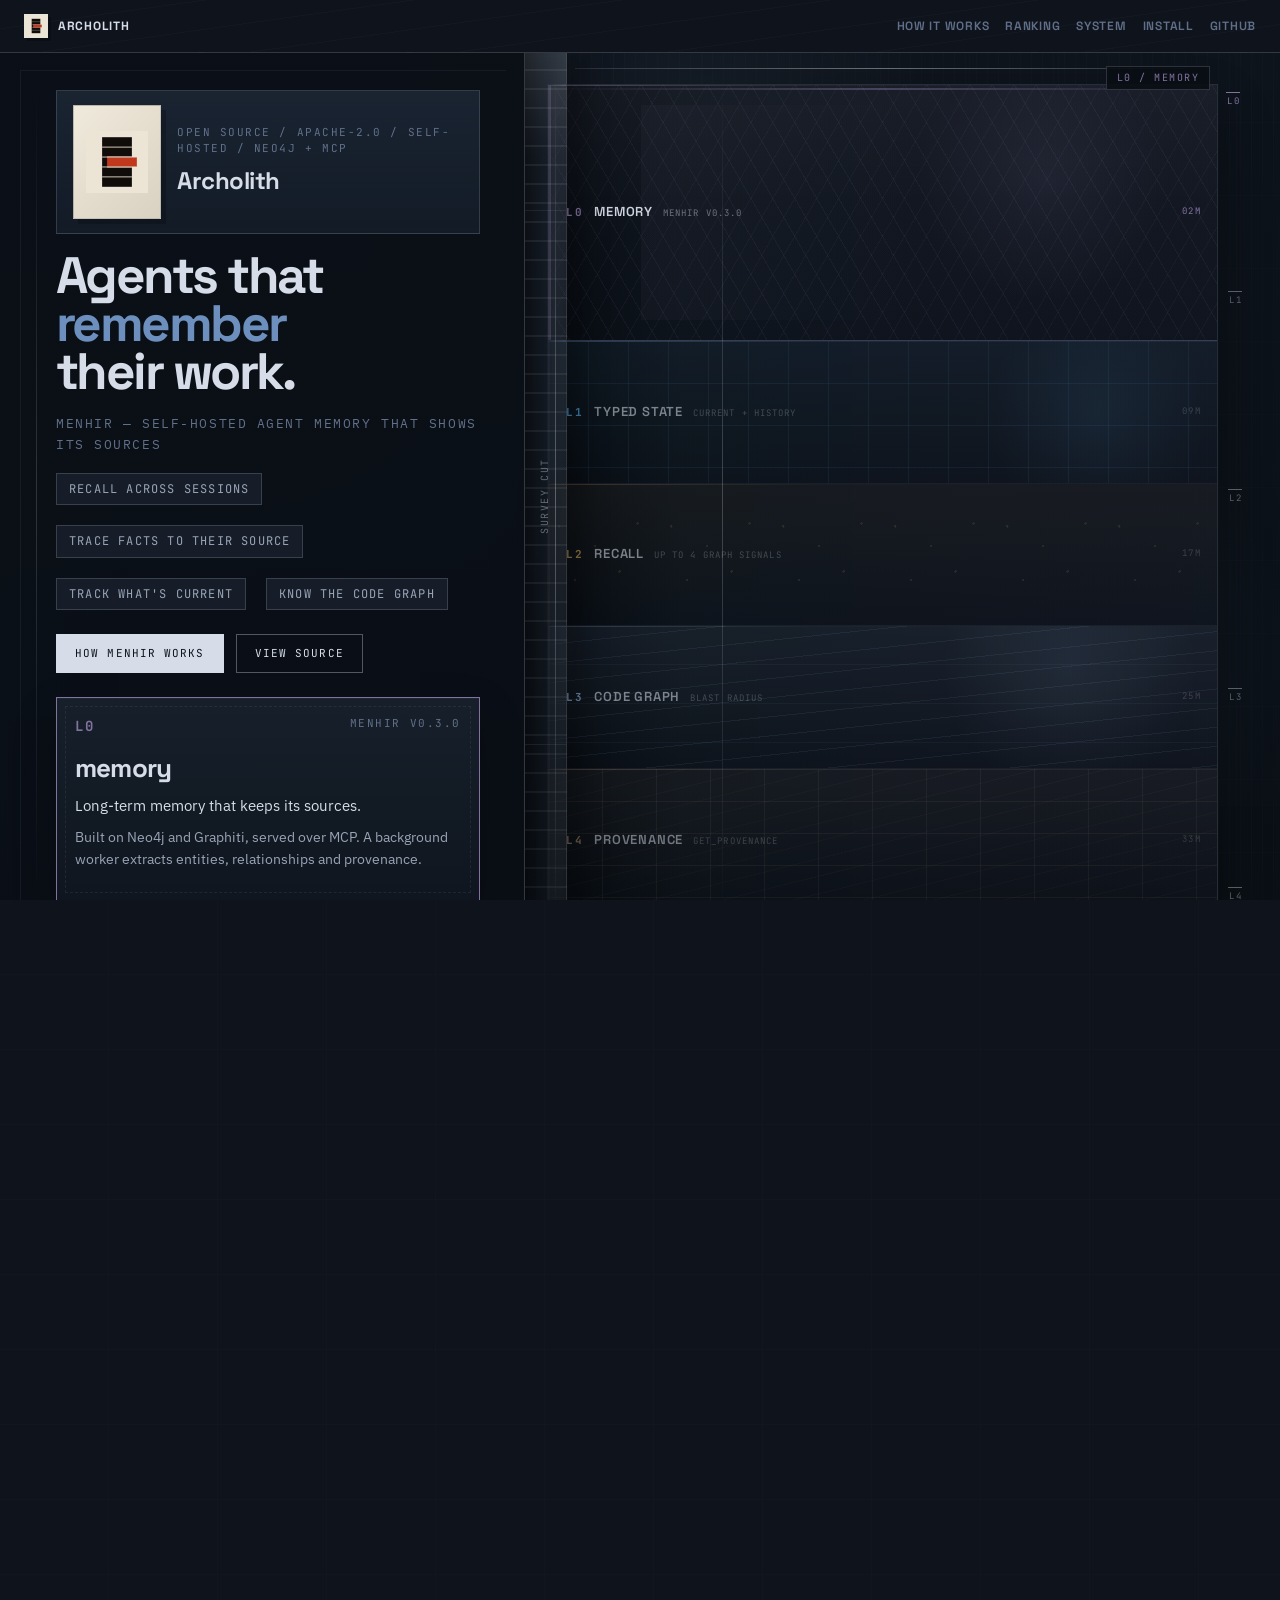
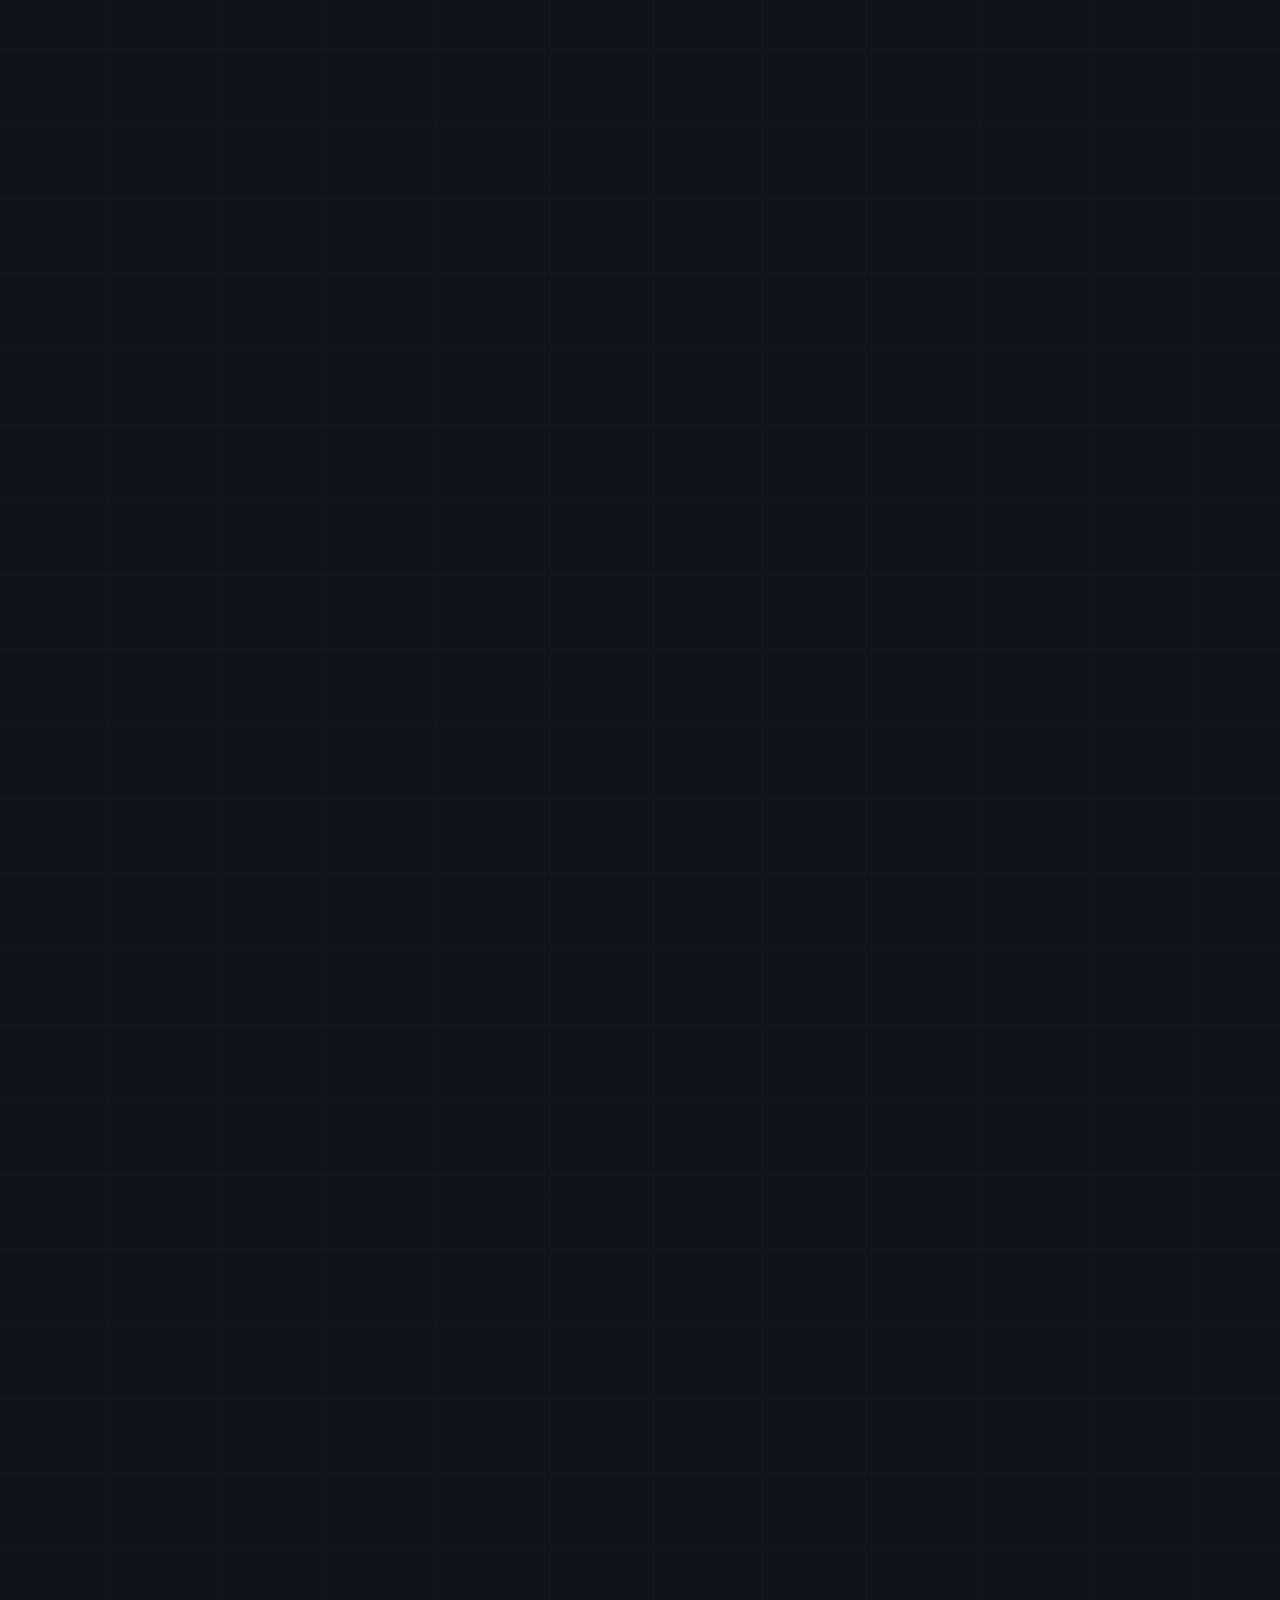
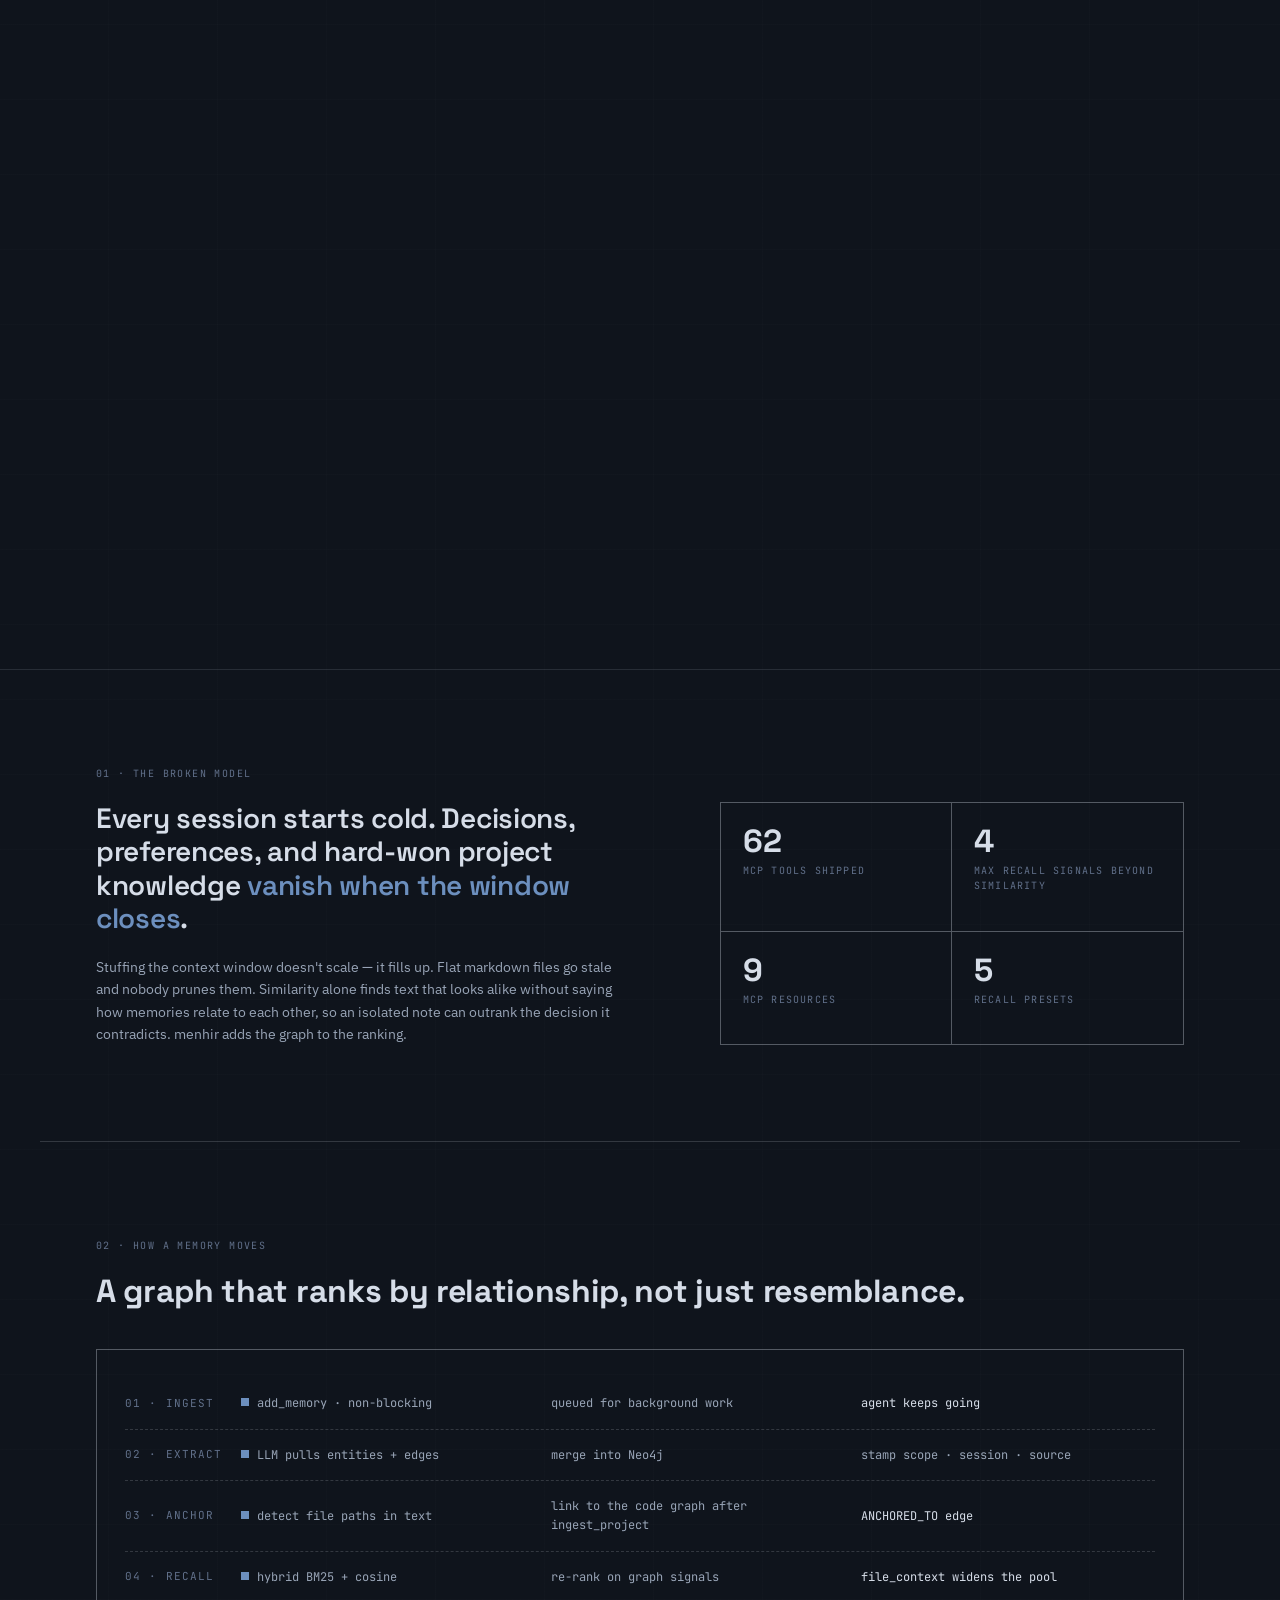
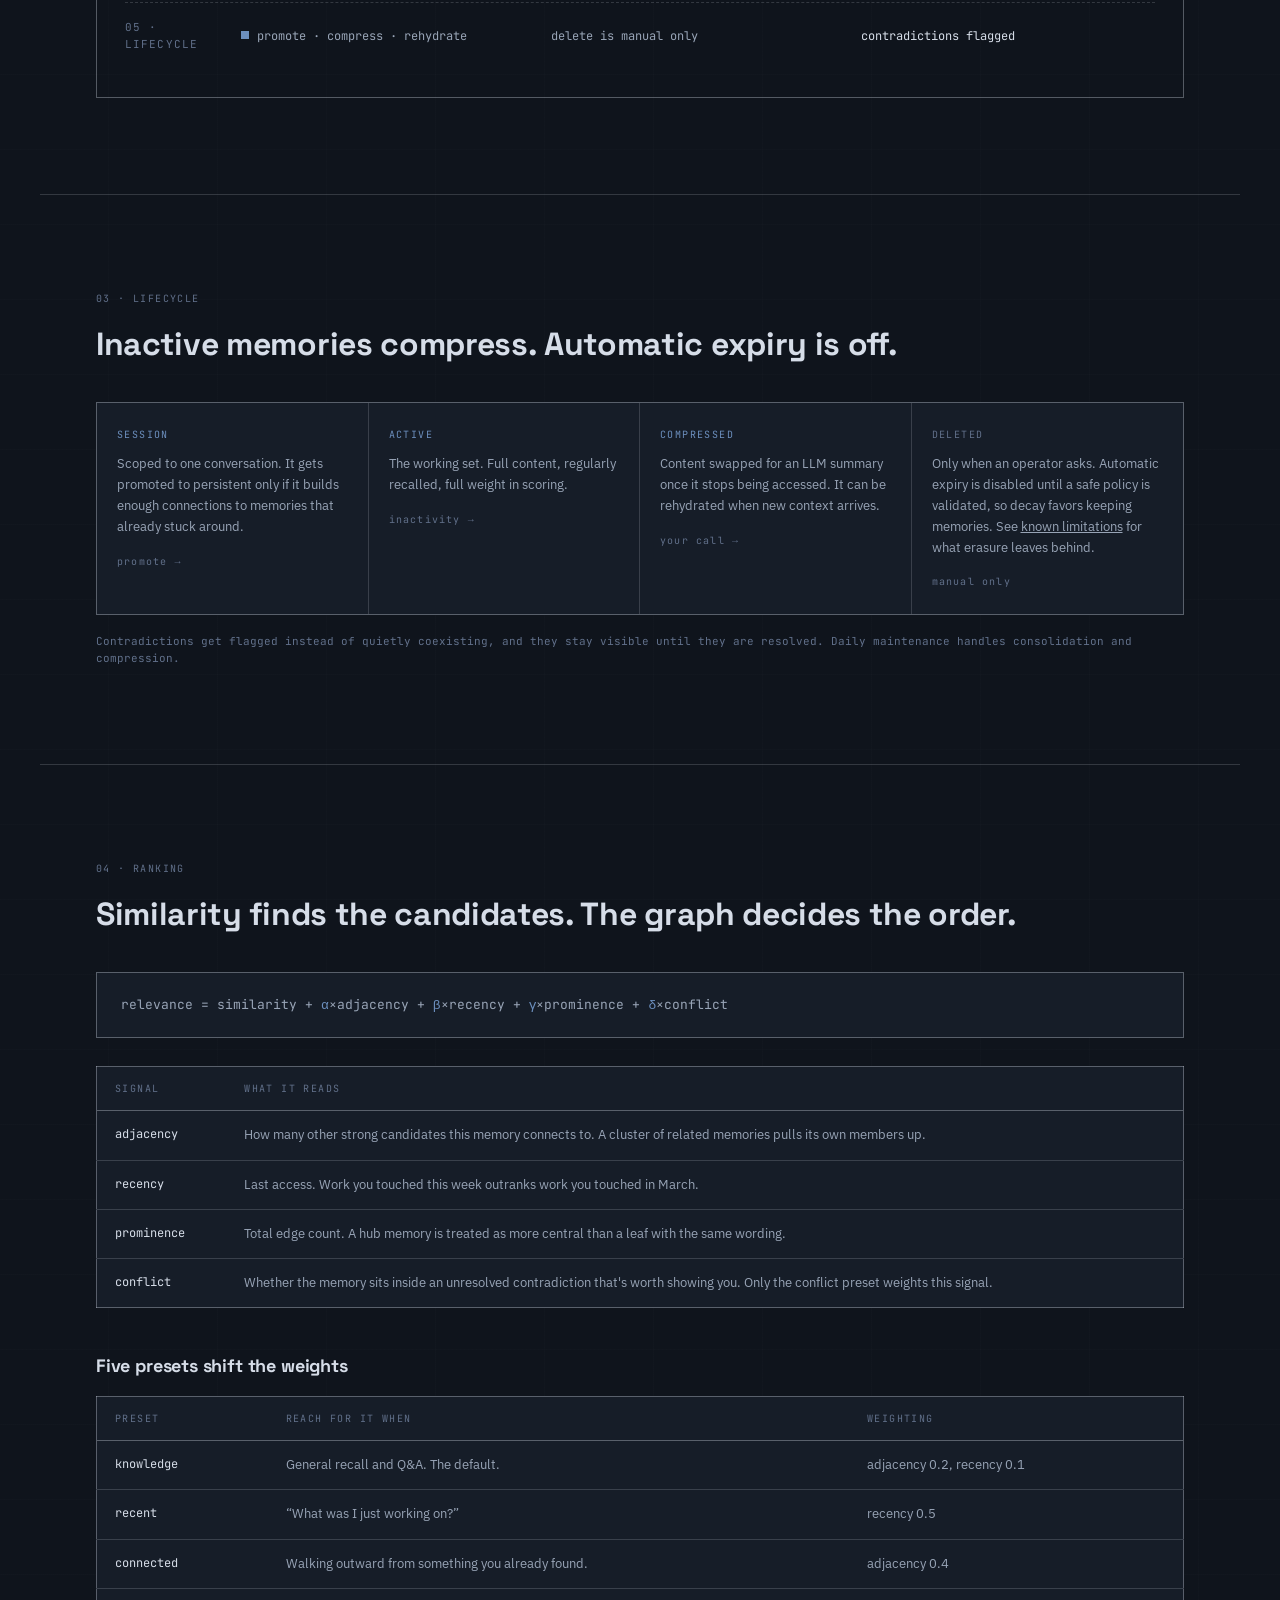
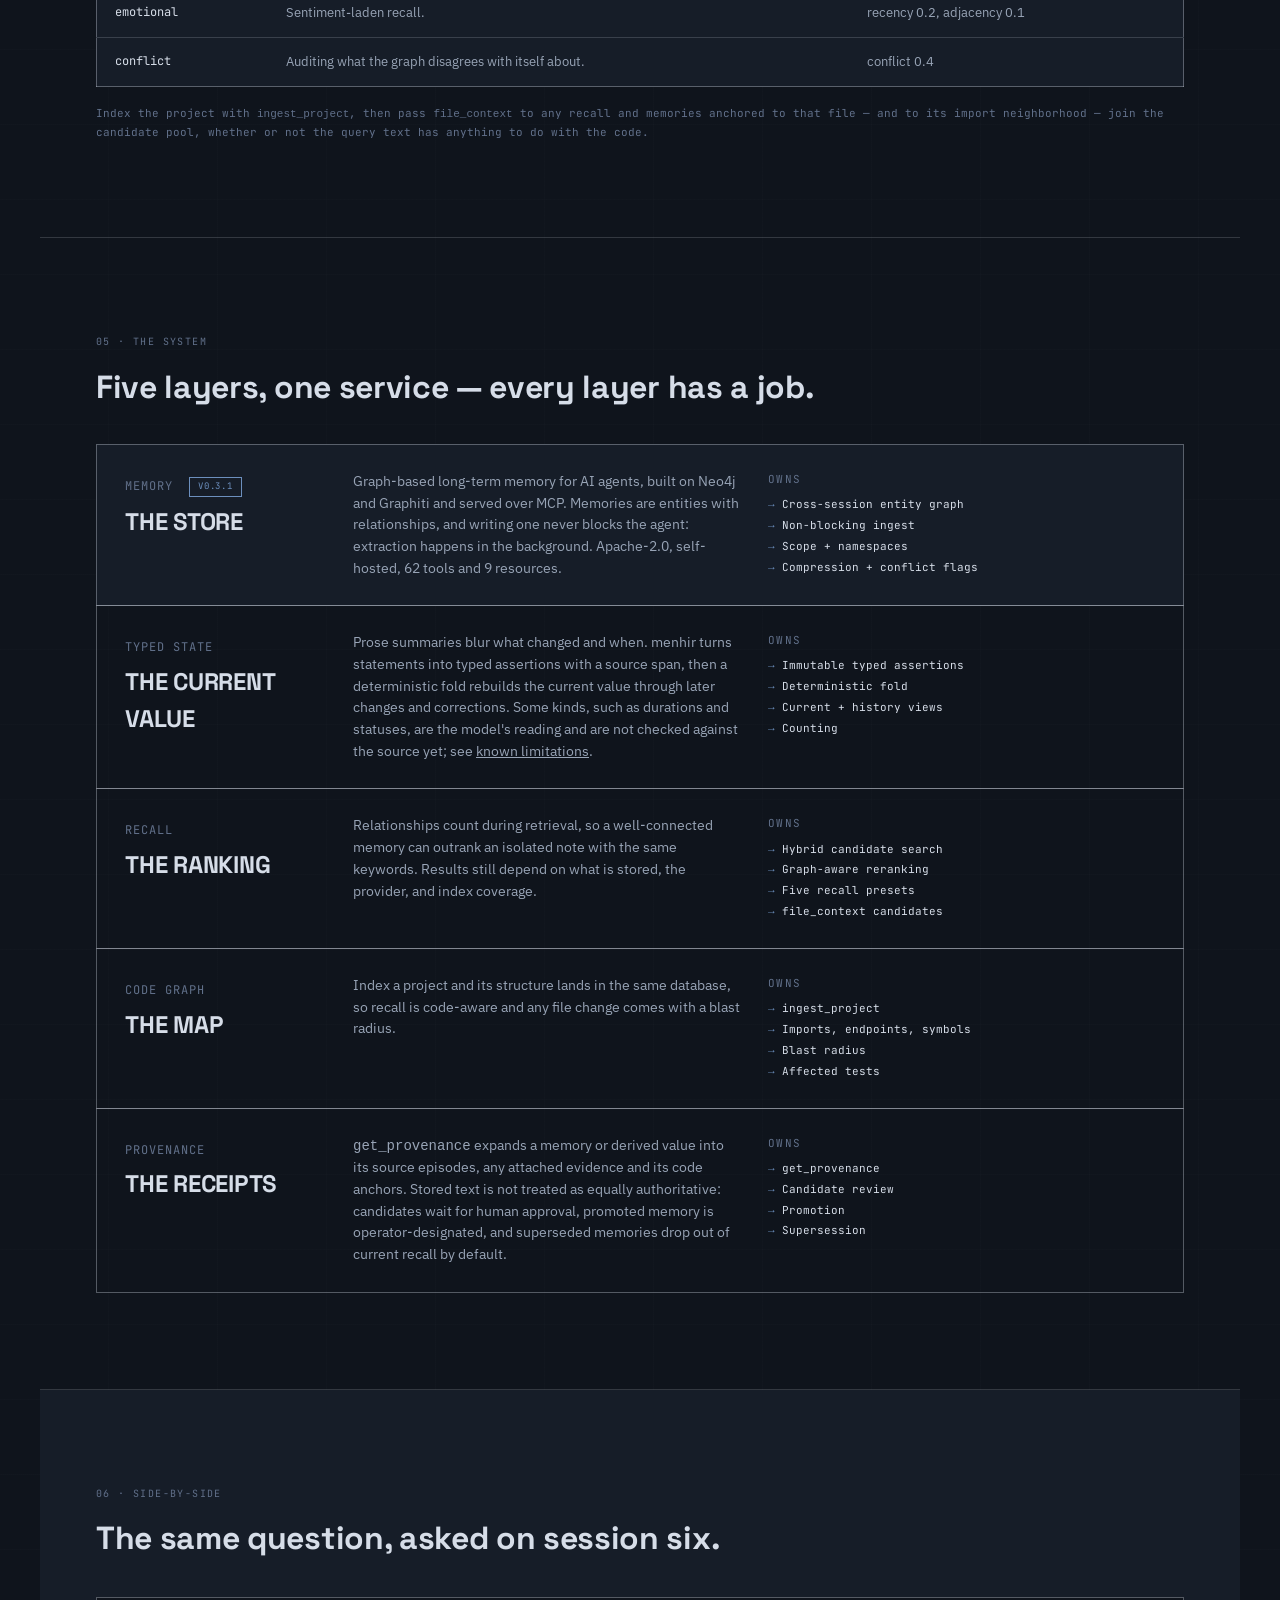
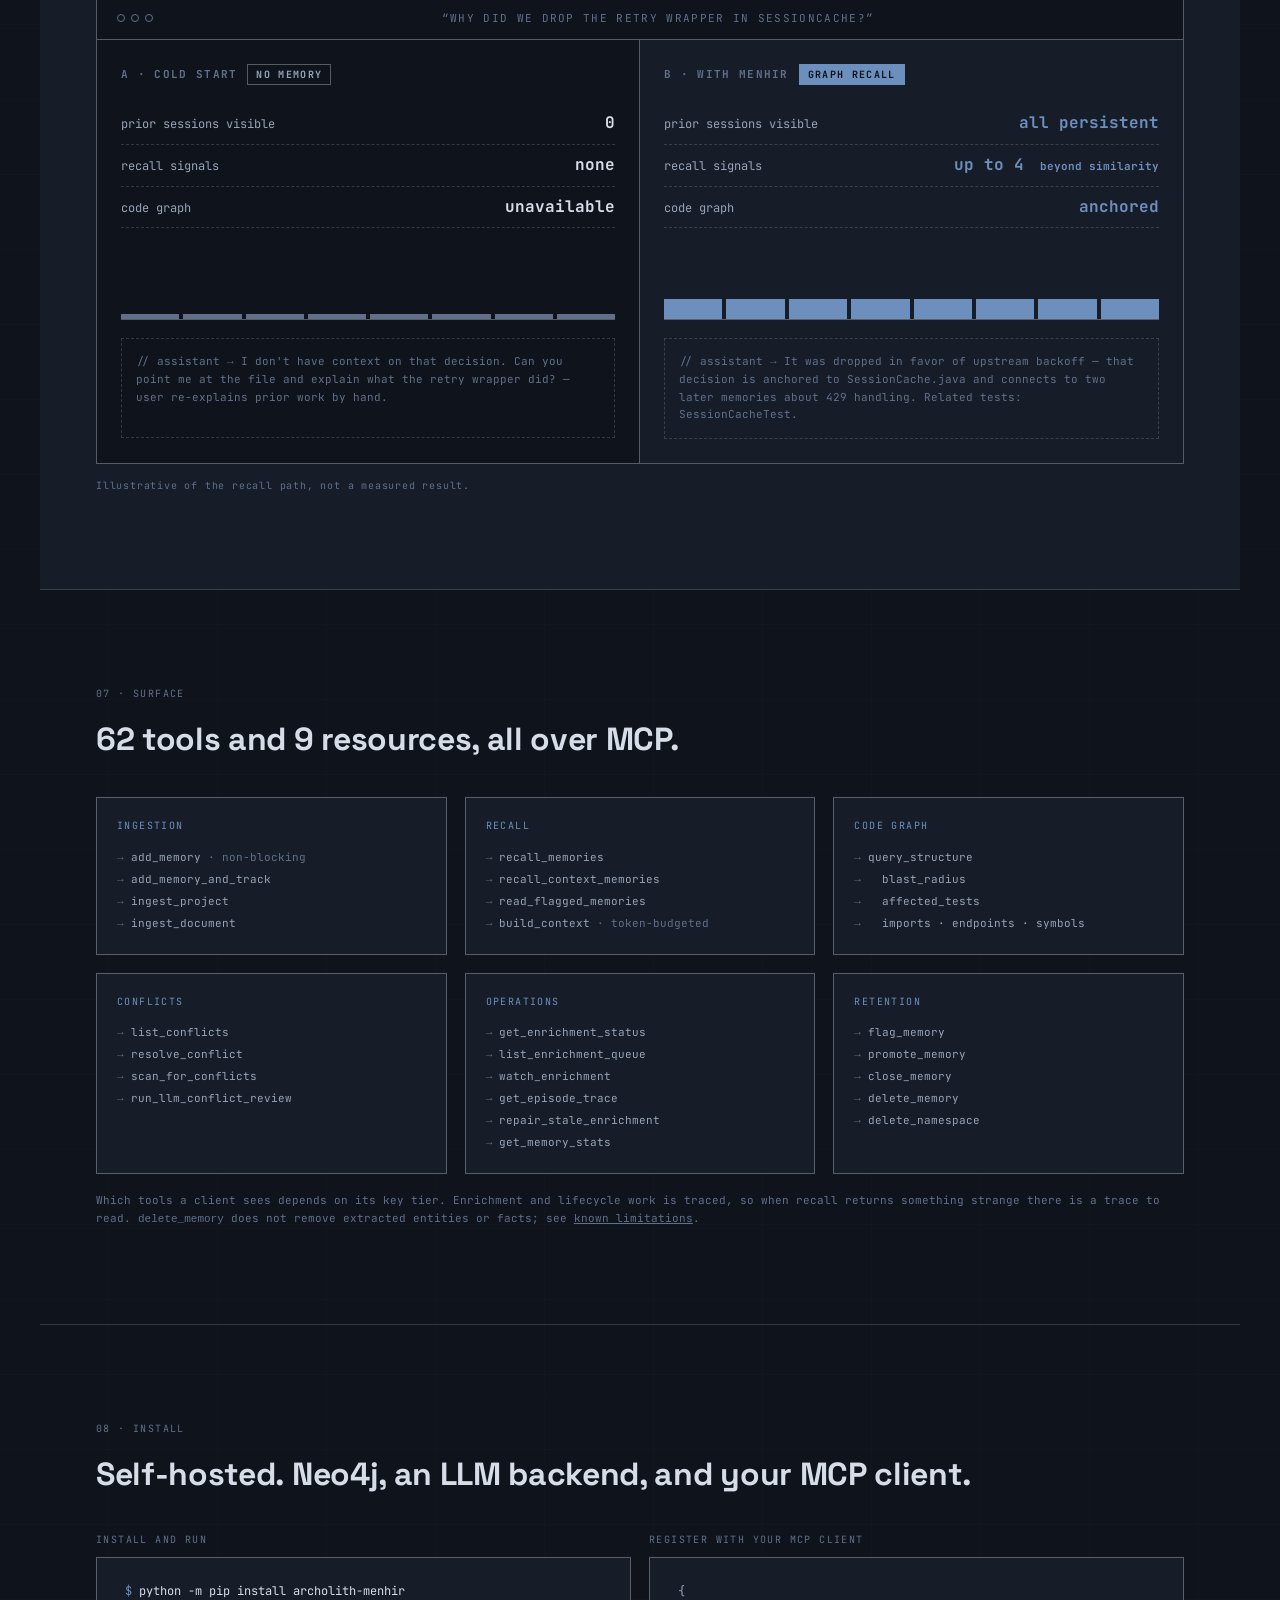
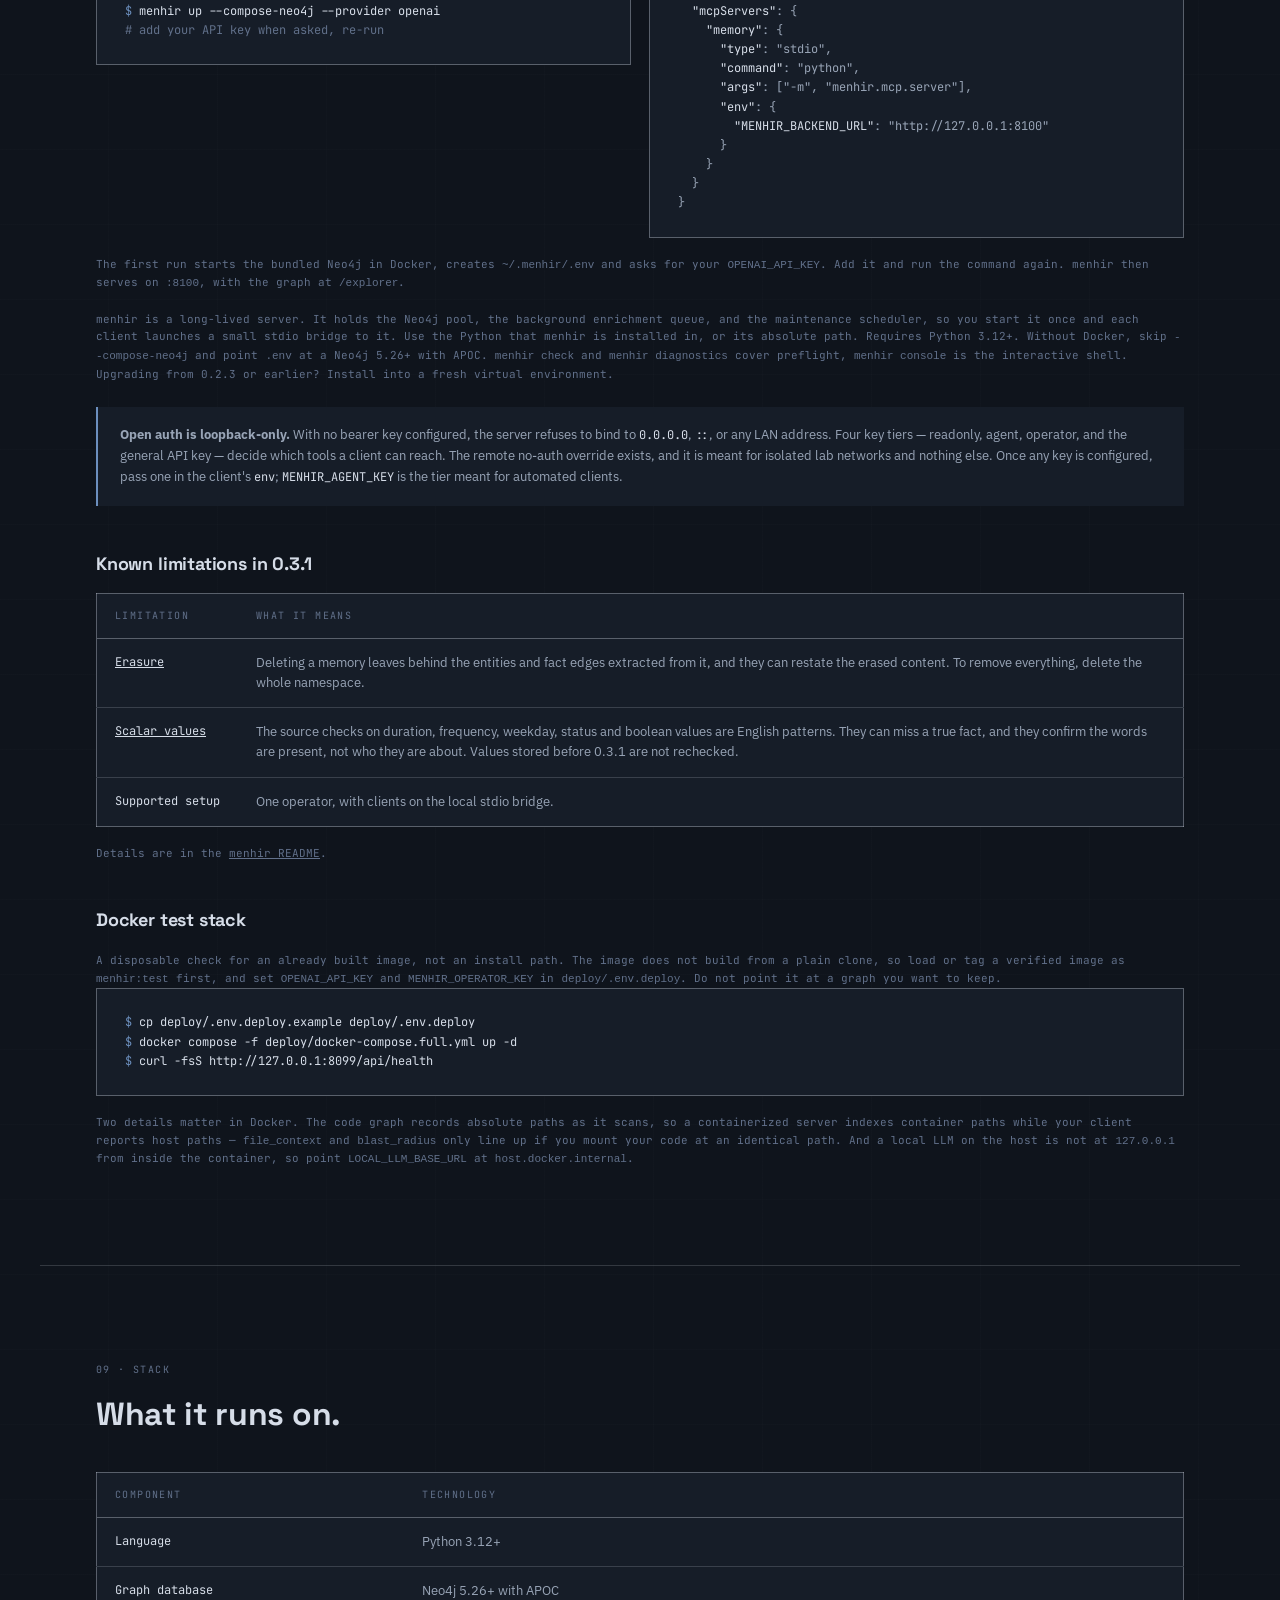
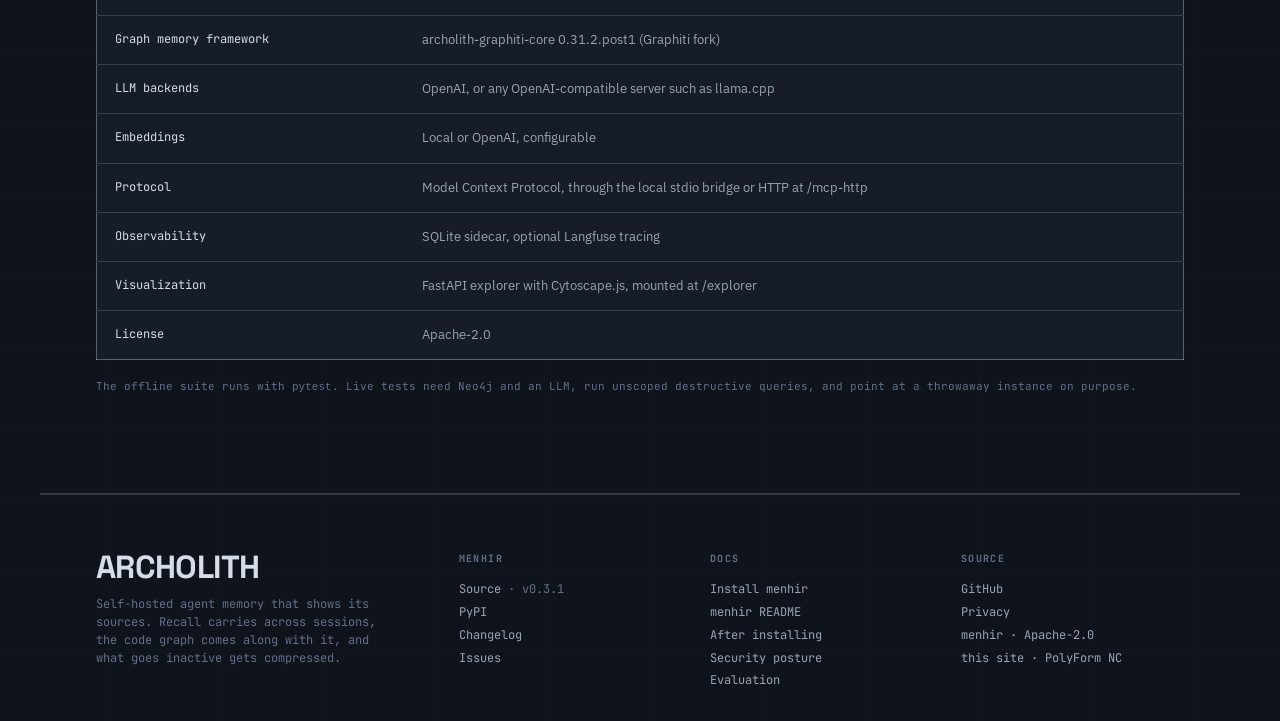
<file: index.html>
<!DOCTYPE html>
<html lang="en">
<head>
<meta charset="UTF-8">
<meta name="viewport" content="width=device-width, initial-scale=1">
<title>menhir by Archolith &mdash; Self-hosted agent memory that shows its sources</title>
<meta name="description" content="menhir is self-hosted agent memory that shows its sources. Recall across sessions, facts you can trace, typed current values and a code graph. Served over MCP.">
<link rel="icon" type="image/svg+xml" href="favicon.svg">
<link rel="icon" href="favicon.ico" sizes="any">
<link rel="preload" as="style" href="fonts/fonts.css" onload="this.onload=null;this.rel='stylesheet'">
<link rel="preload" as="style" href="hero/archolith-hero.css?v=20261101b" onload="this.onload=null;this.rel='stylesheet'">
<link rel="preload" as="image" href="logos/05-strata-column.svg">
<noscript>
  <link rel="stylesheet" href="fonts/fonts.css">
  <link rel="stylesheet" href="hero/archolith-hero.css?v=20261101b">
</noscript>

<style>
/* ============================================================
   VARIABLES
   ============================================================ */
:root {
  --bg: #0f141c;
  --bg-2: #161d28;
  --bg-3: #1c2433;
  --ink: #d6dde8;
  --ink-2: #98a4b6;
  --ink-mute: #61708a;
  --accent: #6c8fbe;
  --accent-dim: rgba(108,143,190,0.12);
  --rule: rgba(214,221,232,0.18);
  --rule-strong: rgba(214,221,232,0.35);

  /* Type system A: grotesk + mono (default) */
  --f-display: "Space Grotesk", system-ui, sans-serif;
  --f-body: "IBM Plex Sans", system-ui, sans-serif;
  --f-mono: "JetBrains Mono", ui-monospace, monospace;
  --f-ui: "IBM Plex Mono", ui-monospace, monospace;

  --gap-section: 96px;
}

/* ============================================================
   RESET
   ============================================================ */
*, *::before, *::after { box-sizing: border-box; margin: 0; padding: 0; }
html { scroll-behavior: auto; }
body {
  background:
    repeating-linear-gradient(to right, transparent 0 108px, rgba(214,221,232,0.013) 108px 109px),
    repeating-linear-gradient(to bottom, transparent 0 74px, rgba(214,221,232,0.011) 74px 75px),
    var(--bg);
  color: var(--ink);
  font-family: var(--f-body);
  line-height: 1.55;
  min-height: 100vh;
  -webkit-font-smoothing: antialiased;
}
a { color: inherit; }
button { font: inherit; color: inherit; background: none; border: 0; cursor: pointer; }
ul { list-style: none; }

.skip-link {
  position: fixed;
  top: 12px;
  left: 16px;
  z-index: 100;
  padding: 10px 14px;
  background: var(--ink);
  color: var(--bg);
  font-family: var(--f-mono);
  font-size: 11px;
  letter-spacing: 0.08em;
  text-transform: uppercase;
  text-decoration: none;
  transform: translateY(-140%);
  transition: transform 0.15s ease;
}
.skip-link:focus {
  outline: 2px solid var(--accent);
  outline-offset: 2px;
  transform: translateY(0);
}
#main:focus { outline: none; }

/* ============================================================
   NAV
   ============================================================ */
.nav {
  position: fixed;
  top: 0; left: 0; right: 0;
  z-index: 50;
  display: flex;
  align-items: center;
  justify-content: space-between;
  padding: 16px 32px;
  background:
    repeating-linear-gradient(172deg, transparent 0 28px, rgba(214,221,232,0.020) 28px 29px),
    var(--bg);
  border-bottom: 1px solid var(--rule);
  font-family: var(--f-display);
  font-size: 14px;
  font-weight: 600;
  text-transform: uppercase;
  letter-spacing: 0.08em;
}
.nav__brand {
  display: flex;
  align-items: center;
  gap: 10px;
  font-weight: 700;
}
.nav__shard {
  width: 24px;
  height: 24px;
  padding: 2px;
  display: grid;
  place-items: center;
  background: #ece5d5;
  border: 1px solid rgba(214,221,232,0.22);
  box-shadow: 3px 3px 0 rgba(0,0,0,0.28);
  flex-shrink: 0;
}
.nav__shard img {
  width: 100%;
  height: 100%;
  display: block;
}
.nav__links {
  display: flex;
  gap: 20px;
  color: var(--ink-mute);
  font-weight: 600;
  flex-shrink: 1;
  min-width: 0;
}
.nav__links a { text-decoration: none; transition: color 0.15s; }
.nav__links a:hover { color: var(--ink); }

/* ============================================================
   HERO &mdash; Scroll excavation
   ============================================================ */
.hero-scroll {
  height: 420vh;
  position: relative;
  padding-top: 50px; /* nav height */
}

.hero-sticky {
  position: sticky;
  top: 50px; /* below nav */
  height: calc(100vh - 50px);
  overflow: hidden;
  border-bottom: 1px solid var(--rule);
}

.hero__strata {
  position: absolute;
  inset: 0;
  display: flex;
  flex-direction: column;
  overflow: hidden;
}
.hero__strata::before,
.hero__strata::after {
  content: "";
  position: absolute;
  inset: 0;
  pointer-events: none;
}
.hero__strata::before {
  z-index: 0;
  background-image:
    linear-gradient(to right, transparent 0 calc(42% - 1px), rgba(214,221,232,0.08) calc(42% - 1px) calc(42% + 1px), transparent calc(42% + 1px)),
    repeating-linear-gradient(to right, transparent 0 108px, rgba(214,221,232,0.024) 108px 109px),
    repeating-linear-gradient(to bottom, transparent 0 74px, rgba(214,221,232,0.022) 74px 75px);
}
.hero__strata::after {
  z-index: 1;
  background:
    linear-gradient(180deg, rgba(255,255,255,0.03), transparent 14%, transparent 84%, rgba(0,0,0,0.22)),
    linear-gradient(90deg, rgba(15,20,28,0.74) 0 41.2%, rgba(214,221,232,0.08) 41.2% 41.35%, rgba(255,255,255,0.05) 41.35% 41.6%, rgba(15,20,28,0.42) 41.6% 42.2%, transparent 45.2%);
}

.band {
  position: relative;
  display: flex;
  align-items: center;
  padding: 0 56px 0 44%;
  font-family: var(--f-mono);
  font-size: 11px;
  letter-spacing: 0.14em;
  text-transform: uppercase;
  color: var(--ink-mute);
  transition: flex 0.5s cubic-bezier(0.25, 0.1, 0.25, 1),
              opacity 0.4s ease;
  flex: 1 1 0%;
  overflow: hidden;
  isolation: isolate;
}
.band > * {
  position: relative;
  z-index: 2;
}
.band::before,
.band::after {
  content: "";
  position: absolute;
  pointer-events: none;
  transition: transform 0.45s ease, box-shadow 0.45s ease, opacity 0.35s ease, filter 0.35s ease;
}
.band::before {
  inset: 2px 0;
  z-index: 0;
  clip-path: var(--band-clip, polygon(0 0, 100% 0, 100% 100%, 0 100%));
  background-color: var(--band-bg, transparent);
  background-image:
    linear-gradient(180deg, rgba(255,255,255,0.06), transparent 18%, transparent 80%, rgba(0,0,0,0.22)),
    var(--band-texture, none);
  background-size: auto, var(--band-size, auto);
  background-position: 0 0, var(--band-position, 0 0);
  box-shadow:
    inset 0 1px 0 rgba(255,255,255,0.05),
    inset 0 -18px 24px rgba(0,0,0,0.14),
    0 10px 22px rgba(0,0,0,0.12);
}
.band::after {
  left: calc(44% - 8px);
  right: 24px;
  top: 12px;
  bottom: 12px;
  z-index: 1;
  opacity: 0.22;
  background-image:
    linear-gradient(to right, rgba(214,221,232,0.10) 0 1px, transparent 1px),
    repeating-linear-gradient(to right, rgba(214,221,232,0.06) 0 1px, transparent 1px 28px),
    linear-gradient(to bottom, transparent 0 68%, rgba(214,221,232,0.08) 68% 69%, transparent 69%);
  background-size: 1px 100%, auto;
  background-repeat: no-repeat, repeat-x, no-repeat;
  background-position: 0 0, 0 100%, 0 0;
  clip-path: polygon(0 3%, 100% 0, 100% 97%, 0 100%);
}
/* Per-layer color identity + texture */
.band[data-layer="0"] {
  --band-bg: rgba(108,143,190,0.08);
  --band-active-bg: rgba(108,143,190,0.22);
  --band-accent: #7da3d0;
  --band-clip: polygon(0 3%, 78% 1%, 100% 0, 100% 97%, 26% 100%, 0 98%);
  --band-texture:
    repeating-linear-gradient(176deg, transparent 0 24px, rgba(108,143,190,0.10) 24px 25px),
    repeating-linear-gradient(182deg, transparent 0 36px, rgba(108,143,190,0.07) 36px 37px),
    repeating-linear-gradient(170deg, transparent 0 52px, rgba(108,143,190,0.05) 52px 53px);
}
.band[data-layer="1"] {
  --band-bg: rgba(85,160,220,0.08);
  --band-active-bg: rgba(85,160,220,0.22);
  --band-accent: #68b4e8;
  --band-clip: polygon(0 2%, 82% 0, 100% 2%, 100% 98%, 32% 100%, 0 97%);
  --band-texture:
    linear-gradient(to right, rgba(85,160,220,0.10) 1px, transparent 1px),
    linear-gradient(to bottom, rgba(85,160,220,0.10) 1px, transparent 1px);
  --band-size: 40px 40px;
}
.band[data-layer="2"] {
  --band-bg: rgba(70,190,140,0.08);
  --band-active-bg: rgba(70,190,140,0.22);
  --band-accent: #52cc9a;
  --band-clip: polygon(0 4%, 80% 0, 100% 1%, 100% 97%, 30% 100%, 0 96%);
  --band-texture:
    repeating-linear-gradient(56deg, transparent 0 24px, rgba(70,190,140,0.10) 24px 25px),
    repeating-linear-gradient(-56deg, transparent 0 24px, rgba(70,190,140,0.10) 24px 25px);
}
.band[data-layer="3"] {
  --band-bg: rgba(150,105,215,0.08);
  --band-active-bg: rgba(150,105,215,0.22);
  --band-accent: #a07ae0;
  --band-clip: polygon(0 1%, 84% 0, 100% 3%, 100% 99%, 34% 100%, 0 98%);
  --band-texture:
    repeating-linear-gradient(60deg, transparent 0 16px, rgba(150,105,215,0.08) 16px 17px),
    repeating-linear-gradient(-60deg, transparent 0 16px, rgba(150,105,215,0.08) 16px 17px),
    repeating-linear-gradient(0deg, transparent 0 16px, rgba(150,105,215,0.05) 16px 17px);
}
.band[data-layer="4"] {
  --band-bg: rgba(210,165,70,0.08);
  --band-active-bg: rgba(210,165,70,0.22);
  --band-accent: #dab050;
  --band-clip: polygon(0 3%, 82% 1%, 100% 0, 100% 97%, 29% 100%, 0 95%);
  --band-texture:
    radial-gradient(circle, rgba(210,165,70,0.14) 1.2px, transparent 1.2px),
    radial-gradient(circle, rgba(210,165,70,0.07) 1px, transparent 1px);
  --band-size: 22px 22px, 22px 22px;
  --band-position: 0 0, 11px 11px;
}
.band[data-layer="5"] {
  --band-bg: rgba(180,135,100,0.08);
  --band-active-bg: rgba(180,135,100,0.22);
  --band-accent: #c8a070;
  --band-clip: polygon(0 2%, 86% 0, 100% 2%, 100% 98%, 28% 100%, 0 97%);
  --band-texture:
    repeating-linear-gradient(45deg, transparent 0 6px, rgba(180,135,100,0.10) 6px 7px),
    repeating-linear-gradient(-45deg, transparent 0 6px, rgba(180,135,100,0.10) 6px 7px);
}
.band__idx {
  width: 44px;
  font-weight: 700;
  color: var(--ink-2);
  flex-shrink: 0;
}
.band__nm {
  color: var(--ink-2);
  flex-shrink: 0;
}
.band__ds {
  margin-left: 32px;
  font-family: var(--f-body);
  font-size: 13px;
  text-transform: none;
  letter-spacing: 0;
  font-style: italic;
  color: var(--ink-mute);
  opacity: 0;
  transition: opacity 0.4s ease;
  white-space: nowrap;
}
.band__measure {
  margin-left: auto;
  padding-top: 4px;
  border-top: 1px solid rgba(214,221,232,0.18);
  font-family: var(--f-ui);
  font-size: 10px;
  letter-spacing: 0.12em;
  color: var(--ink-2);
  opacity: 0.6;
  white-space: nowrap;
  min-width: 86px;
  text-align: right;
}

/* Active band expands, description reveals */
.band.is-active {
  flex: 1.7 1 0%;
}
.band.is-active::before {
  transform: translateX(6px) scale(1.003);
  filter: saturate(1.15) brightness(1.06);
  box-shadow:
    inset 0 1px 0 rgba(255,255,255,0.07),
    inset 0 -24px 30px rgba(0,0,0,0.17),
    0 16px 34px rgba(0,0,0,0.18);
}
.band.is-active::after {
  opacity: 0.4;
  transform: translateX(6px);
}
.band.is-active .band__ds { opacity: 1; }
.band.is-active .band__idx { color: var(--band-accent, var(--accent)); }
.band.is-active .band__nm { color: var(--ink); }
.band__icon {
  display: none;
}

/* Passed bands compress and recede */
.band.is-passed {
  flex: 0.6 1 0%;
  opacity: 0.4;
}
.band.is-passed::before {
  filter: saturate(0.75) brightness(0.82);
}
.band.is-passed::after {
  opacity: 0.12;
}

/* Future products dimmed */
.band.is-future .band__nm::after {
  content: " (coming)";
  font-size: 9px;
  letter-spacing: 0.08em;
  color: var(--ink-mute);
  font-weight: 400;
}

/* Seam line — tracks scroll progress continuously */
.hero__seam {
  position: absolute;
  left: 42%;
  right: 0;
  height: 0;
  border-top: 1.5px solid var(--active-accent, var(--accent));
  pointer-events: none;
  z-index: 4;
  top: 0;
  transition: border-color 0.4s ease;
}
.hero__seam::before,
.hero__seam::after {
  content: "";
  position: absolute;
  top: -5px;
  width: 10px;
  height: 10px;
  background: var(--active-accent, var(--accent));
  transition: background 0.4s ease;
  transform: rotate(45deg);
}
.hero__seam::before { left: -5px; }
.hero__seam::after { right: -5px; }
.hero__seam__readout {
  position: absolute;
  right: 56px;
  top: -20px;
  background: var(--active-accent, var(--accent));
  transition: background 0.4s ease;
  color: var(--bg);
  font-family: var(--f-ui);
  font-size: 10px;
  letter-spacing: 0.12em;
  padding: 2px 8px;
  text-transform: uppercase;
  font-weight: 500;
  white-space: nowrap;
}

/* Copy card */
.hero-copy {
  position: absolute;
  left: 0;
  top: 0;
  bottom: 0;
  z-index: 5;
  width: 42%;
  min-width: 380px;
  background: var(--bg);
  border-right: 1px solid var(--rule-strong);
  padding: 40px 40px 40px 56px;
  display: flex;
  flex-direction: column;
  justify-content: center;
  gap: 0;
}
.hero-copy__crumb {
  font-family: var(--f-mono);
  font-size: 11px;
  letter-spacing: 0.14em;
  text-transform: uppercase;
  color: var(--ink-mute);
}
.hero-copy h1 {
  font-family: var(--f-display);
  font-weight: 700;
  font-size: 36px;
  line-height: 1.1;
  letter-spacing: -0.02em;
  margin: 10px 0 6px;
}
.hero-copy h1 .accent { color: var(--accent); }
.hero-copy__tagline {
  font-family: var(--f-mono);
  font-size: 13px;
  color: var(--ink-2);
  margin: 0 0 12px;
  letter-spacing: 0.02em;
}
.hero-copy__three-beat {
  display: flex;
  gap: 6px;
  flex-wrap: wrap;
  margin-bottom: 14px;
}
.hero-copy__beat {
  font-family: var(--f-mono);
  font-size: 11px;
  text-transform: uppercase;
  letter-spacing: 0.08em;
  padding: 5px 12px;
  border: 1px solid var(--rule-strong);
  border-left: 2px solid var(--accent);
  color: var(--ink-2);
  background: var(--bg-2);
}

/* ============================================================
   LAYER GRAPHICS PANEL
   ============================================================ */
.hero-copy__graphic-container {
  width: 100%;
  height: 130px;
  background: var(--bg-2);
  border: 1px solid var(--rule-strong);
  border-left: 2px solid var(--active-accent, var(--accent));
  margin-top: 24px;
  display: flex;
  align-items: center;
  justify-content: center;
  padding: 10px;
  position: relative;
  overflow: hidden;
  transition: border-left-color 0.4s ease;
}
.layer-graphic {
  width: 100%;
  height: 100%;
  display: none;
}
#layer-graphic-container[data-active-layer="0"] .layer-graphic--0 { display: block; }
#layer-graphic-container[data-active-layer="1"] .layer-graphic--1 { display: block; }
#layer-graphic-container[data-active-layer="2"] .layer-graphic--2 { display: block; }
#layer-graphic-container[data-active-layer="3"] .layer-graphic--3 { display: block; }
#layer-graphic-container[data-active-layer="4"] .layer-graphic--4 { display: block; }
#layer-graphic-container[data-active-layer="5"] .layer-graphic--5 { display: block; }

.graphic-label {
  font-family: var(--f-mono);
  font-size: 8px;
  fill: var(--ink-mute);
  letter-spacing: 0.08em;
}

.hero-copy__logo-test {
  margin-top: 24px;
  padding: 12px;
  display: grid;
  grid-template-columns: 96px 1fr;
  gap: 14px;
  align-items: center;
  border: 1px solid var(--rule-strong);
  border-left: 2px solid var(--accent);
  background:
    linear-gradient(180deg, rgba(108,143,190,0.08), rgba(108,143,190,0.02)),
    var(--bg-2);
}
.hero-copy__logo-card {
  background: #ece5d5;
  border: 1px solid rgba(15,20,28,0.18);
  box-shadow: 4px 4px 0 rgba(0,0,0,0.22);
  padding: 8px;
  min-height: 84px;
  display: flex;
  align-items: center;
  justify-content: center;
}
.hero-copy__logo-card img {
  width: 100%;
  height: auto;
  display: block;
}
.hero-copy__logo-kicker {
  display: block;
  margin-bottom: 4px;
  font-family: var(--f-mono);
  font-size: 10px;
  letter-spacing: 0.12em;
  text-transform: uppercase;
  color: var(--ink-mute);
}
.hero-copy__logo-label {
  display: block;
  font-family: var(--f-display);
  font-size: 20px;
  font-weight: 700;
  letter-spacing: -0.02em;
  color: var(--ink);
}
.hero-copy__logo-note {
  margin-top: 6px;
  font-size: 13px;
  color: var(--ink-2);
}

.hero-copy__layer {
  border: 1px solid var(--rule-strong);
  border-top: 1px dashed var(--rule-strong);
  border-left: 2px solid var(--active-accent, var(--accent));
  padding: 14px 16px 14px 14px;
  display: grid;
  grid-template-columns: 44px 1fr;
  gap: 10px;
  align-items: start;
  min-height: 68px;
  background: var(--bg-2);
  margin-top: -1px;
  transition: border-left-color 0.4s ease;
}
.hero-copy__layer-idx {
  font-family: var(--f-mono);
  font-size: 11px;
  letter-spacing: 0.14em;
  text-transform: uppercase;
  color: var(--active-accent, var(--accent));
  transition: color 0.4s ease;
  font-weight: 700;
  padding-top: 4px;
}
.hero-copy__layer-nm {
  font-family: var(--f-display);
  font-size: 20px;
  font-weight: 700;
  letter-spacing: -0.01em;
  margin: 0 0 4px;
  transition: opacity 0.2s ease;
}
.hero-copy__layer-ds {
  font-size: 13px;
  color: var(--ink-2);
  margin: 0;
  line-height: 1.5;
  transition: opacity 0.2s ease;
}

.hero-copy__cta {
  margin-top: 14px;
  display: flex;
  gap: 10px;
  align-items: center;
}

/* Scroll progress indicator */
.hero__depth {
  position: absolute;
  right: 24px;
  top: 50%;
  transform: translateY(-50%);
  z-index: 5;
  display: flex;
  flex-direction: column;
  align-items: center;
  gap: 6px;
}
.hero__depth-dot {
  width: 8px;
  height: 8px;
  border: 1px solid var(--ink-mute);
  border-radius: 50%;
  transition: background 0.3s ease, border-color 0.3s ease, transform 0.3s ease;
}
.hero__depth-dot.is-active {
  background: var(--active-accent, var(--accent));
  border-color: var(--active-accent, var(--accent));
  transition: background 0.4s ease, border-color 0.4s ease;
  transform: scale(1.3);
}
.hero__depth-dot.is-passed {
  background: var(--ink-mute);
  border-color: var(--ink-mute);
}
.hero__depth-label {
  font-family: var(--f-mono);
  font-size: 9px;
  letter-spacing: 0.14em;
  text-transform: uppercase;
  color: var(--ink-mute);
  writing-mode: vertical-lr;
  transform: rotate(180deg);
  margin-top: 8px;
}

/* ============================================================
   SHARED ELEMENTS
   ============================================================ */
.cta {
  display: inline-flex;
  align-items: center;
  gap: 10px;
  padding: 10px 18px;
  border: 1px solid var(--ink);
  background: var(--ink);
  color: var(--bg);
  font-family: var(--f-mono);
  font-size: 11px;
  text-transform: uppercase;
  letter-spacing: 0.1em;
  text-decoration: none;
  transition: opacity 0.15s;
}
.cta:hover { opacity: 0.85; }
.cta--ghost {
  background: transparent;
  color: var(--ink);
  border-color: var(--rule-strong);
}
.cta--ghost:hover { border-color: var(--ink); }

.sec {
  position: relative;
  padding: var(--gap-section) 56px;
  border-bottom: 1px solid var(--rule);
  max-width: 1200px;
  margin: 0 auto;
}
.sec__num {
  display: block;
  font-family: var(--f-mono);
  font-size: 10px;
  letter-spacing: 0.14em;
  text-transform: uppercase;
  color: var(--ink-mute);
  margin-bottom: 20px;
}
.sec__title {
  font-family: var(--f-display);
  font-weight: 700;
  font-size: 32px;
  line-height: 1.1;
  letter-spacing: -0.01em;
  margin: 0 0 40px;
}

.label {
  font-family: var(--f-mono);
  font-size: 10px;
  text-transform: uppercase;
  letter-spacing: 0.14em;
  color: var(--ink-mute);
}

/* ============================================================
   PROBLEM SECTION
   ============================================================ */
.problem-grid {
  display: grid;
  grid-template-columns: 1.1fr 0.9fr;
  gap: 56px;
}
.problem__heading {
  font-family: var(--f-display);
  font-weight: 600;
  font-size: 28px;
  line-height: 1.2;
  margin: 0 0 20px;
  letter-spacing: -0.01em;
}
.problem__heading em {
  font-style: normal;
  color: var(--accent);
}
.problem__body {
  font-size: 14px;
  color: var(--ink-2);
  max-width: 520px;
  line-height: 1.6;
}

.stats {
  display: grid;
  grid-template-columns: 1fr 1fr;
  border: 1px solid var(--rule-strong);
}
.stats__cell {
  padding: 22px;
  border-right: 1px solid var(--rule-strong);
  border-bottom: 1px solid var(--rule-strong);
}
.stats__cell:nth-child(2n) { border-right: 0; }
.stats__cell:nth-last-child(-n+2) { border-bottom: 0; }
.stats__num {
  font-family: var(--f-display);
  font-weight: 700;
  font-size: 32px;
  line-height: 1;
  color: var(--ink);
}
.stats__label {
  font-family: var(--f-mono);
  font-size: 10px;
  text-transform: uppercase;
  letter-spacing: 0.12em;
  color: var(--ink-mute);
  margin-top: 6px;
}

/* ============================================================
   MECHANISM
   ============================================================ */
.seq {
  border: 1px solid var(--rule-strong);
  padding: 28px;
}
.seq__row {
  display: grid;
  grid-template-columns: 100px 1fr 1fr 1fr;
  gap: 16px;
  align-items: center;
  padding: 16px 0;
  border-bottom: 1px dashed var(--rule);
}
.seq__row:last-child { border-bottom: 0; }
.seq__step {
  font-family: var(--f-mono);
  font-size: 11px;
  text-transform: uppercase;
  letter-spacing: 0.1em;
  color: var(--ink-mute);
}
.seq__cell {
  font-family: var(--f-mono);
  font-size: 12px;
  color: var(--ink-2);
}
.seq__cell.is-on { color: var(--ink); }
.seq__pip {
  display: inline-block;
  width: 8px;
  height: 8px;
  background: var(--accent);
  margin-right: 8px;
  vertical-align: 1px;
}

/* ============================================================
   ARCHITECTURE
   ============================================================ */
.stack { display: flex; flex-direction: column; }
.slab {
  border: 1px solid var(--rule-strong);
  padding: 26px 28px;
  display: grid;
  grid-template-columns: 200px 1fr 1fr;
  gap: 28px;
  align-items: start;
  margin-top: -1px;
}
.slab--primary { background: var(--bg-2); }
.slab--future { opacity: 0.5; }
.slab__id {
  font-family: var(--f-mono);
  font-size: 12px;
  letter-spacing: 0.08em;
  text-transform: uppercase;
  color: var(--ink-mute);
  padding-top: 6px;
}
.slab__name {
  display: block;
  font-family: var(--f-display);
  font-size: 24px;
  color: var(--ink);
  margin-top: 6px;
  letter-spacing: -0.01em;
  font-weight: 700;
}
.slab__body { font-size: 14px; color: var(--ink-2); line-height: 1.55; }
.slab__io { font-family: var(--f-mono); font-size: 11px; }
.slab__io-label {
  color: var(--ink-mute);
  text-transform: uppercase;
  letter-spacing: 0.12em;
  margin-bottom: 6px;
}
.slab__io ul { line-height: 1.9; }
.slab__io li::before { content: "\2192\00a0"; color: var(--accent); }
.slab__badge {
  display: inline-block;
  font-family: var(--f-mono);
  font-size: 9px;
  letter-spacing: 0.1em;
  text-transform: uppercase;
  padding: 2px 8px;
  border: 1px solid var(--rule-strong);
  color: var(--ink-mute);
  margin-left: 8px;
  vertical-align: middle;
}
.slab__badge--stable { color: var(--accent); border-color: var(--accent); }

/* ============================================================
   DEMO
   ============================================================ */
.demo-section { background: var(--bg-2); }
.demo-frame {
  border: 1px solid var(--rule-strong);
  background: var(--bg);
}
.demo-frame__bar {
  display: flex;
  align-items: center;
  justify-content: space-between;
  padding: 12px 20px;
  border-bottom: 1px solid var(--rule-strong);
  font-family: var(--f-mono);
  font-size: 11px;
  text-transform: uppercase;
  letter-spacing: 0.12em;
  color: var(--ink-mute);
}
.demo-frame__dots { display: flex; gap: 6px; }
.demo-frame__dot {
  width: 8px; height: 8px;
  border: 1px solid var(--ink-mute);
  border-radius: 50%;
}
.demo-grid { display: grid; grid-template-columns: 1fr 1fr; }
.demo-pane {
  padding: 24px;
  border-right: 1px solid var(--rule-strong);
  min-height: 360px;
}
.demo-pane:last-child { border-right: 0; }
.demo-pane__title {
  font-family: var(--f-mono);
  font-size: 11px;
  letter-spacing: 0.12em;
  text-transform: uppercase;
  margin: 0 0 18px;
  color: var(--ink-mute);
  display: flex;
  align-items: center;
  gap: 10px;
}
.demo-pane__badge {
  border: 1px solid var(--rule-strong);
  padding: 2px 8px;
  color: var(--ink-2);
  font-size: 10px;
}
.demo-pane--proxy { background: var(--bg-2); }
.demo-pane--proxy .demo-pane__badge {
  background: var(--accent);
  color: var(--bg);
  border-color: var(--accent);
}
.demo-meter {
  display: grid;
  grid-template-columns: 1fr auto;
  gap: 8px;
  align-items: baseline;
  font-family: var(--f-mono);
  font-size: 12px;
  padding: 8px 0;
  border-bottom: 1px dashed var(--rule);
  color: var(--ink-2);
}
.demo-meter b { font-size: 16px; color: var(--ink); }
.demo-meter--good b { color: var(--accent); }
.demo-meter .delta { font-size: 11px; color: var(--accent); margin-left: 6px; }
.demo-bars {
  height: 70px;
  display: flex;
  align-items: end;
  gap: 4px;
  margin: 22px 0 18px;
  border-bottom: 1px solid var(--rule-strong);
}
.demo-bars span { flex: 1; background: var(--ink-mute); }
.demo-bars--flat span { background: var(--accent); height: 20px !important; }
.demo-output {
  margin-top: 14px;
  border: 1px dashed var(--rule);
  padding: 14px;
  min-height: 100px;
  font-family: var(--f-mono);
  font-size: 11px;
  color: var(--ink-mute);
  line-height: 1.6;
}

/* ============================================================
   QUICKSTART
   ============================================================ */
.quickstart {
  background: var(--bg-2);
  border: 1px solid var(--rule-strong);
  padding: 24px 28px;
  font-family: var(--f-mono);
  font-size: 12px;
  line-height: 1.6;
  white-space: pre;
  overflow-x: auto;
  color: var(--ink-2);
}
.quickstart .cmd { color: var(--ink); }
.quickstart .comment { color: var(--ink-mute); }
.quickstart .prompt { color: var(--accent); }

.install-split {
  display: grid;
  grid-template-columns: 1fr 1fr;
  gap: 18px;
  align-items: start;
}
.install-split__col { min-width: 0; }
.install-split__label {
  display: block;
  margin-bottom: 10px;
  font-family: var(--f-mono);
  font-size: 10px;
  letter-spacing: 0.14em;
  text-transform: uppercase;
  color: var(--ink-mute);
}

.install-grid {
  display: grid;
  grid-template-columns: repeat(3, minmax(0, 1fr));
  gap: 18px;
}
.install-tile {
  border: 1px solid var(--rule-strong);
  background: var(--bg-2);
  padding: 20px;
}
.install-tile__head {
  display: flex;
  justify-content: space-between;
  align-items: baseline;
  gap: 12px;
  margin-bottom: 14px;
}
.install-tile__name {
  font-family: var(--f-display);
  font-size: 18px;
  font-weight: 700;
  color: var(--ink);
}
.install-tile__state {
  font-family: var(--f-mono);
  font-size: 10px;
  letter-spacing: 0.12em;
  text-transform: uppercase;
  color: var(--accent);
}
.install-tile__copy {
  margin: 0 0 14px;
  color: var(--ink-mute);
  font-size: 13px;
  line-height: 1.5;
}
.install-cmd {
  border: 1px dashed var(--rule);
  padding: 12px;
  font-family: var(--f-mono);
  font-size: 11px;
  line-height: 1.6;
  color: var(--ink-2);
  white-space: pre-wrap;
  overflow-wrap: anywhere;
  background: var(--bg);
}
.install-note {
  margin-top: 18px;
  font-family: var(--f-mono);
  font-size: 11px;
  line-height: 1.6;
  color: var(--ink-mute);
}

/* ============================================================
   LIFECYCLE
   ============================================================ */
.life {
  display: grid;
  grid-template-columns: repeat(4, minmax(0, 1fr));
  border: 1px solid var(--rule-strong);
  background: var(--bg-2);
}
.life__cell {
  padding: 24px 20px;
  border-right: 1px solid var(--rule);
}
.life__cell:last-child { border-right: 0; }
.life__state {
  display: block;
  font-family: var(--f-mono);
  font-size: 10px;
  letter-spacing: 0.14em;
  text-transform: uppercase;
  color: var(--accent);
  margin-bottom: 12px;
}
.life__cell--end .life__state { color: var(--ink-mute); }
.life__body { font-size: 13px; line-height: 1.6; color: var(--ink-2); }
.life__arrow {
  display: block;
  margin-top: 16px;
  font-family: var(--f-mono);
  font-size: 10px;
  letter-spacing: 0.12em;
  color: var(--ink-mute);
}
.life__note {
  margin-top: 18px;
  font-family: var(--f-mono);
  font-size: 11px;
  line-height: 1.6;
  color: var(--ink-mute);
}

/* ============================================================
   RANKING
   ============================================================ */
.formula {
  background: var(--bg-2);
  border: 1px solid var(--rule-strong);
  padding: 22px 24px;
  margin-bottom: 28px;
  font-family: var(--f-mono);
  font-size: 13px;
  color: var(--ink-2);
  white-space: nowrap;
  overflow-x: auto;
}
.formula b { color: var(--accent); font-weight: 500; }
.table-wrap { overflow-x: auto; }
.gtable {
  width: 100%;
  min-width: 520px;
  border-collapse: collapse;
  border: 1px solid var(--rule-strong);
  background: var(--bg-2);
}
.gtable th {
  text-align: left;
  padding: 14px 18px;
  font-family: var(--f-mono);
  font-size: 10px;
  font-weight: 400;
  letter-spacing: 0.14em;
  text-transform: uppercase;
  color: var(--ink-mute);
  border-bottom: 1px solid var(--rule-strong);
}
.gtable td {
  padding: 14px 18px;
  font-size: 13px;
  line-height: 1.55;
  color: var(--ink-2);
  border-bottom: 1px solid var(--rule);
  vertical-align: top;
}
.gtable tr:last-child td { border-bottom: 0; }
.gtable td.key {
  font-family: var(--f-mono);
  font-size: 12px;
  color: var(--ink);
  white-space: nowrap;
}
.subhead {
  font-family: var(--f-display);
  font-size: 18px;
  font-weight: 700;
  letter-spacing: -0.01em;
  margin: 44px 0 16px;
}

/* ============================================================
   TOOL SURFACE
   ============================================================ */
.tools {
  display: grid;
  grid-template-columns: repeat(3, minmax(0, 1fr));
  gap: 18px;
}
.tools__group {
  border: 1px solid var(--rule-strong);
  background: var(--bg-2);
  padding: 20px;
}
.tools__label {
  display: block;
  margin-bottom: 12px;
  font-family: var(--f-mono);
  font-size: 10px;
  letter-spacing: 0.14em;
  text-transform: uppercase;
  color: var(--accent);
}
.tools__list {
  font-family: var(--f-mono);
  font-size: 11px;
  line-height: 2;
  color: var(--ink-2);
}
.tools__list li::before { content: "\2192\00a0"; color: var(--ink-mute); }
.tools__list em { color: var(--ink-mute); font-style: normal; }

/* ============================================================
   CALLOUT
   ============================================================ */
.callout {
  border-left: 2px solid var(--accent);
  background: var(--bg-2);
  padding: 18px 22px;
  margin-top: 24px;
  font-size: 13px;
  line-height: 1.6;
  color: var(--ink-2);
}
.callout code {
  font-family: var(--f-mono);
  font-size: 12px;
  color: var(--ink);
}
.callout--warn { border-left-color: var(--ink-mute); }

/* ============================================================
   FOOTER
   ============================================================ */
.footer {
  padding: 56px 56px 40px;
  display: grid;
  grid-template-columns: 1.5fr repeat(3, 1fr);
  gap: 28px;
  border-top: 1px solid var(--rule);
  max-width: 1200px;
  margin: 0 auto;
}
.footer__brand {
  font-family: var(--f-display);
  font-weight: 700;
  font-size: 32px;
  letter-spacing: -0.02em;
  line-height: 1;
  margin-bottom: 12px;
}
.footer__tagline {
  font-size: 12px;
  color: var(--ink-mute);
  font-family: var(--f-mono);
  max-width: 280px;
  line-height: 1.5;
}
.footer h5 {
  font-family: var(--f-mono);
  font-size: 10px;
  text-transform: uppercase;
  letter-spacing: 0.14em;
  color: var(--ink-mute);
  margin: 0 0 12px;
  font-weight: 600;
}
.footer ul { font-family: var(--f-mono); font-size: 12px; line-height: 1.9; color: var(--ink-2); }
.footer a { text-decoration: none; transition: color 0.15s; }
.footer a:hover { color: var(--ink); }

/* ============================================================
   RESPONSIVE
   ============================================================ */
@media (max-width: 1300px) {
  .nav { font-size: 12px; padding: 14px 24px; letter-spacing: 0.06em; }
  .nav__links { gap: 16px; }
}

@media (max-width: 900px) {
  :root { --gap-section: 56px; }

  .nav { padding: 14px 20px; }
  .nav__links { gap: 14px; font-size: 10px; }

  .hero-scroll { height: auto; }
  .hero-sticky {
    position: relative;
    top: 0;
    height: auto;
  }
  .hero__strata { position: relative; }
  .band {
    padding: 16px 20px;
    flex: none !important;
    opacity: 1 !important;
  }
  .band::before,
  .band::after {
    display: none;
  }
  .band__ds { margin-left: 0; font-size: 12px; opacity: 1 !important; }
  .band__measure { display: none; }
  .hero__seam, .hero__depth, .hero__seam__readout { display: none; }
  .hero-copy {
    position: relative;
    left: auto;
    top: auto;
    bottom: auto;
    width: auto;
    min-width: 0;
    border-right: 0;
    border-bottom: 1px solid var(--rule);
    padding: 32px 20px;
    display: block;
  }
  .hero-copy h1 { font-size: 28px; }
  .hero-copy__logo-test { grid-template-columns: 1fr; }
  .hero-copy__logo-card { max-width: 120px; }
  .hero-copy__graphic-container { display: none !important; }
  .hero-copy__layer {
    border-left: 2px solid var(--accent) !important;
    border-top: 1px solid var(--rule-strong) !important;
    margin-top: 14px !important;
  }

  .sec { padding: var(--gap-section) 20px; }

  .problem-grid { grid-template-columns: 1fr; gap: 32px; }
  .problem__heading { font-size: 22px; }

  .seq__row { grid-template-columns: 1fr; gap: 6px; padding: 12px 0; }
  .seq__step { margin-bottom: 4px; }
  .seq__cell:not(:first-of-type) { display: none; }

  .slab { grid-template-columns: 1fr; gap: 14px; padding: 20px; }

  .demo-grid { grid-template-columns: 1fr; }
  .demo-pane { border-right: 0; border-bottom: 1px solid var(--rule-strong); }
  .demo-pane:last-child { border-bottom: 0; }

  .install-grid { grid-template-columns: 1fr; }
  .install-split { grid-template-columns: 1fr; }

  .life { grid-template-columns: 1fr 1fr; }
  .life__cell { border-bottom: 1px solid var(--rule); }
  .life__cell:nth-child(2n) { border-right: 0; }
  .life__cell:nth-last-child(-n+2) { border-bottom: 0; }

  .tools { grid-template-columns: 1fr 1fr; }

  .footer { grid-template-columns: 1fr 1fr; gap: 28px 20px; padding: 40px 20px; }

}

/* ============================================================
   HERO ROOT — reserve layout space before JS mounts
   ============================================================ */
#archolith-hero-root {
  min-height: 430vh;
}
@media (max-width: 980px) {
  #archolith-hero-root {
    min-height: calc(100vh + 620px);
  }
}

@media (max-width: 560px) {
  .nav__links a:nth-child(n+4) { display: none; }
  .hero-copy h1 { font-size: 24px; }
  .hero-copy__three-beat { flex-direction: column; }
  .stats { grid-template-columns: 1fr; }
  .stats__cell { border-right: 0; border-bottom: 1px solid var(--rule-strong); }
  .stats__cell:last-child { border-bottom: 0; }
  .life { grid-template-columns: 1fr; }
  .life__cell { border-right: 0; }
  .tools { grid-template-columns: 1fr; }
  .formula { white-space: normal; font-size: 12px; }
  .footer { grid-template-columns: 1fr; }
}
</style>
</head>
<body data-type="grotesk">
<a class="skip-link" href="#main">Skip to main content</a>

<!-- ============================================================
     NAV
     ============================================================ -->
<nav class="nav">
  <div class="nav__brand">
    <span class="nav__shard">
      <img id="nav-logo" src="logos/05-strata-column.svg" alt="Archolith" width="24" height="24">
    </span>
    ARCHOLITH
  </div>
  <div class="nav__links">
    <a href="#mechanism">How it works</a>
    <a href="#ranking">Ranking</a>
    <a href="#system">System</a>
    <a href="#install">Install</a>
    <a href="https://github.com/Archolith/menhir">GitHub</a>
  </div>
</nav>

<main id="main" tabindex="-1">

<!-- ============================================================
     HERO &mdash; Scroll excavation
     ============================================================ -->
<div id="archolith-hero-root"></div>

<!-- ============================================================
     PROBLEM
     ============================================================ -->
<section class="sec">
  <span class="sec__num">01 &middot; The broken model</span>
  <div class="problem-grid">
    <div>
      <h2 class="problem__heading">Every session starts cold. Decisions, preferences, and hard-won project knowledge <em>vanish when the window closes</em>.</h2>
      <p class="problem__body">Stuffing the context window doesn't scale &mdash; it fills up. Flat markdown files go stale and nobody prunes them. Similarity alone finds text that looks alike without saying how memories relate to each other, so an isolated note can outrank the decision it contradicts. menhir adds the graph to the ranking.</p>
    </div>
    <div class="stats">
      <div class="stats__cell">
        <div class="stats__num">62</div>
        <div class="stats__label">MCP tools shipped</div>
      </div>
      <div class="stats__cell">
        <div class="stats__num">4</div>
        <div class="stats__label">max recall signals beyond similarity</div>
      </div>
      <div class="stats__cell">
        <div class="stats__num">9</div>
        <div class="stats__label">MCP resources</div>
      </div>
      <div class="stats__cell">
        <div class="stats__num">5</div>
        <div class="stats__label">recall presets</div>
      </div>
    </div>
  </div>
</section>

<!-- ============================================================
     MECHANISM
     ============================================================ -->
<section class="sec" id="mechanism">
  <span class="sec__num">02 &middot; How a memory moves</span>
  <h3 class="sec__title">A graph that ranks by relationship, not just resemblance.</h3>
  <div class="seq">
    <div class="seq__row">
      <span class="seq__step">01 &middot; ingest</span>
      <span class="seq__cell"><span class="seq__pip"></span>add_memory &middot; non-blocking</span>
      <span class="seq__cell">queued for background work</span>
      <span class="seq__cell is-on">agent keeps going</span>
    </div>
    <div class="seq__row">
      <span class="seq__step">02 &middot; extract</span>
      <span class="seq__cell"><span class="seq__pip"></span>LLM pulls entities + edges</span>
      <span class="seq__cell">merge into Neo4j</span>
      <span class="seq__cell">stamp scope &middot; session &middot; source</span>
    </div>
    <div class="seq__row">
      <span class="seq__step">03 &middot; anchor</span>
      <span class="seq__cell"><span class="seq__pip"></span>detect file paths in text</span>
      <span class="seq__cell">link to the code graph after ingest_project</span>
      <span class="seq__cell is-on">ANCHORED_TO edge</span>
    </div>
    <div class="seq__row">
      <span class="seq__step">04 &middot; recall</span>
      <span class="seq__cell"><span class="seq__pip"></span>hybrid BM25 + cosine</span>
      <span class="seq__cell">re-rank on graph signals</span>
      <span class="seq__cell is-on">file_context widens the pool</span>
    </div>
    <div class="seq__row">
      <span class="seq__step">05 &middot; lifecycle</span>
      <span class="seq__cell"><span class="seq__pip"></span>promote &middot; compress &middot; rehydrate</span>
      <span class="seq__cell">delete is manual only</span>
      <span class="seq__cell is-on">contradictions flagged</span>
    </div>
  </div>
</section>

<!-- ============================================================
     LIFECYCLE
     ============================================================ -->
<section class="sec" id="lifecycle">
  <span class="sec__num">03 &middot; Lifecycle</span>
  <h3 class="sec__title">Inactive memories compress. Automatic expiry is off.</h3>
  <div class="life">
    <div class="life__cell">
      <span class="life__state">Session</span>
      <div class="life__body">Scoped to one conversation. It gets promoted to persistent only if it builds enough connections to memories that already stuck around.</div>
      <span class="life__arrow">promote &rarr;</span>
    </div>
    <div class="life__cell">
      <span class="life__state">Active</span>
      <div class="life__body">The working set. Full content, regularly recalled, full weight in scoring.</div>
      <span class="life__arrow">inactivity &rarr;</span>
    </div>
    <div class="life__cell">
      <span class="life__state">Compressed</span>
      <div class="life__body">Content swapped for an LLM summary once it stops being accessed. It can be rehydrated when new context arrives.</div>
      <span class="life__arrow">your call &rarr;</span>
    </div>
    <div class="life__cell life__cell--end">
      <span class="life__state">Deleted</span>
      <div class="life__body">Only when an operator asks. Automatic expiry is disabled until a safe policy is validated, so decay favors keeping memories. See <a href="#limitations">known limitations</a> for what erasure leaves behind.</div>
      <span class="life__arrow">manual only</span>
    </div>
  </div>
  <p class="life__note">Contradictions get flagged instead of quietly coexisting, and they stay visible until they are resolved. Daily maintenance handles consolidation and compression.</p>
</section>

<!-- ============================================================
     RANKING
     ============================================================ -->
<section class="sec" id="ranking">
  <span class="sec__num">04 &middot; Ranking</span>
  <h3 class="sec__title">Similarity finds the candidates. The graph decides the order.</h3>
  <div class="formula">relevance = similarity + <b>&alpha;</b>&times;adjacency + <b>&beta;</b>&times;recency + <b>&gamma;</b>&times;prominence + <b>&delta;</b>&times;conflict</div>
  <div class="table-wrap">
    <table class="gtable">
      <thead>
        <tr><th>Signal</th><th>What it reads</th></tr>
      </thead>
      <tbody>
        <tr><td class="key">adjacency</td><td>How many other strong candidates this memory connects to. A cluster of related memories pulls its own members up.</td></tr>
        <tr><td class="key">recency</td><td>Last access. Work you touched this week outranks work you touched in March.</td></tr>
        <tr><td class="key">prominence</td><td>Total edge count. A hub memory is treated as more central than a leaf with the same wording.</td></tr>
        <tr><td class="key">conflict</td><td>Whether the memory sits inside an unresolved contradiction that's worth showing you. Only the conflict preset weights this signal.</td></tr>
      </tbody>
    </table>
  </div>
  <h4 class="subhead">Five presets shift the weights</h4>
  <div class="table-wrap">
    <table class="gtable">
      <thead>
        <tr><th>Preset</th><th>Reach for it when</th><th>Weighting</th></tr>
      </thead>
      <tbody>
        <tr><td class="key">knowledge</td><td>General recall and Q&amp;A. The default.</td><td>adjacency 0.2, recency 0.1</td></tr>
        <tr><td class="key">recent</td><td>&ldquo;What was I just working on?&rdquo;</td><td>recency 0.5</td></tr>
        <tr><td class="key">connected</td><td>Walking outward from something you already found.</td><td>adjacency 0.4</td></tr>
        <tr><td class="key">emotional</td><td>Sentiment-laden recall.</td><td>recency 0.2, adjacency 0.1</td></tr>
        <tr><td class="key">conflict</td><td>Auditing what the graph disagrees with itself about.</td><td>conflict 0.4</td></tr>
      </tbody>
    </table>
  </div>
  <p class="life__note">Index the project with <code>ingest_project</code>, then pass <code>file_context</code> to any recall and memories anchored to that file &mdash; and to its import neighborhood &mdash; join the candidate pool, whether or not the query text has anything to do with the code.</p>
</section>

<!-- ============================================================
     ARCHITECTURE
     ============================================================ -->
<section class="sec" id="system">
  <span class="sec__num">05 &middot; The system</span>
  <h3 class="sec__title">Five layers, one service &mdash; every layer has a job.</h3>
  <div class="stack">
    <div class="slab slab--primary">
      <div class="slab__id">
        memory
        <span class="slab__badge slab__badge--stable">v0.3.1</span>
        <span class="slab__name">The store</span>
      </div>
      <div class="slab__body">Graph-based long-term memory for AI agents, built on Neo4j and Graphiti and served over MCP. Memories are entities with relationships, and writing one never blocks the agent: extraction happens in the background. Apache-2.0, self-hosted, 62 tools and 9 resources.</div>
      <div class="slab__io">
        <div class="slab__io-label">Owns</div>
        <ul>
          <li>Cross-session entity graph</li>
          <li>Non-blocking ingest</li>
          <li>Scope + namespaces</li>
          <li>Compression + conflict flags</li>
        </ul>
      </div>
    </div>
    <div class="slab">
      <div class="slab__id">
        typed state
        <span class="slab__name">The current value</span>
      </div>
      <div class="slab__body">Prose summaries blur what changed and when. menhir turns statements into typed assertions with a source span, then a deterministic fold rebuilds the current value through later changes and corrections. Some kinds, such as durations and statuses, are the model's reading and are not checked against the source yet; see <a href="#limitations">known limitations</a>.</div>
      <div class="slab__io">
        <div class="slab__io-label">Owns</div>
        <ul>
          <li>Immutable typed assertions</li>
          <li>Deterministic fold</li>
          <li>Current + history views</li>
          <li>Counting</li>
        </ul>
      </div>
    </div>
    <div class="slab">
      <div class="slab__id">
        recall
        <span class="slab__name">The ranking</span>
      </div>
      <div class="slab__body">Relationships count during retrieval, so a well-connected memory can outrank an isolated note with the same keywords. Results still depend on what is stored, the provider, and index coverage.</div>
      <div class="slab__io">
        <div class="slab__io-label">Owns</div>
        <ul>
          <li>Hybrid candidate search</li>
          <li>Graph-aware reranking</li>
          <li>Five recall presets</li>
          <li>file_context candidates</li>
        </ul>
      </div>
    </div>
    <div class="slab">
      <div class="slab__id">
        code graph
        <span class="slab__name">The map</span>
      </div>
      <div class="slab__body">Index a project and its structure lands in the same database, so recall is code-aware and any file change comes with a blast radius.</div>
      <div class="slab__io">
        <div class="slab__io-label">Owns</div>
        <ul>
          <li>ingest_project</li>
          <li>Imports, endpoints, symbols</li>
          <li>Blast radius</li>
          <li>Affected tests</li>
        </ul>
      </div>
    </div>
    <div class="slab">
      <div class="slab__id">
        provenance
        <span class="slab__name">The receipts</span>
      </div>
      <div class="slab__body"><code>get_provenance</code> expands a memory or derived value into its source episodes, any attached evidence and its code anchors. Stored text is not treated as equally authoritative: candidates wait for human approval, promoted memory is operator-designated, and superseded memories drop out of current recall by default.</div>
      <div class="slab__io">
        <div class="slab__io-label">Owns</div>
        <ul>
          <li>get_provenance</li>
          <li>Candidate review</li>
          <li>Promotion</li>
          <li>Supersession</li>
        </ul>
      </div>
    </div>
  </div>
</section>

<!-- ============================================================
     DEMO
     ============================================================ -->
<section class="sec demo-section" id="demo">
  <span class="sec__num">06 &middot; Side-by-side</span>
  <h3 class="sec__title">The same question, asked on session six.</h3>
  <div class="demo-frame">
    <div class="demo-frame__bar">
      <div class="demo-frame__dots">
        <span class="demo-frame__dot"></span>
        <span class="demo-frame__dot"></span>
        <span class="demo-frame__dot"></span>
      </div>
      <span>&ldquo;why did we drop the retry wrapper in SessionCache?&rdquo;</span>
      <span></span>
    </div>
    <div class="demo-grid">
      <div class="demo-pane">
        <h5 class="demo-pane__title">A &middot; Cold start <span class="demo-pane__badge">no memory</span></h5>
        <div class="demo-meter"><span>prior sessions visible</span><b>0</b></div>
        <div class="demo-meter"><span>recall signals</span><b>none</b></div>
        <div class="demo-meter"><span>code graph</span><b>unavailable</b></div>
        <div class="demo-bars">
          <span style="height:8%"></span><span style="height:8%"></span><span style="height:8%"></span><span style="height:8%"></span>
          <span style="height:8%"></span><span style="height:8%"></span><span style="height:8%"></span><span style="height:8%"></span>
        </div>
        <div class="demo-output">// assistant &rarr; I don't have context on that decision. Can you point me at the file and explain what the retry wrapper did? &mdash; user re-explains prior work by hand.</div>
      </div>
      <div class="demo-pane demo-pane--proxy">
        <h5 class="demo-pane__title">B &middot; With menhir <span class="demo-pane__badge">graph recall</span></h5>
        <div class="demo-meter demo-meter--good"><span>prior sessions visible</span><b>all persistent</b></div>
        <div class="demo-meter demo-meter--good"><span>recall signals</span><b>up to 4 <span class="delta">beyond similarity</span></b></div>
        <div class="demo-meter demo-meter--good"><span>code graph</span><b>anchored</b></div>
        <div class="demo-bars demo-bars--flat">
          <span></span><span></span><span></span><span></span><span></span><span></span><span></span><span></span>
        </div>
        <div class="demo-output">// assistant &rarr; It was dropped in favor of upstream backoff &mdash; that decision is anchored to SessionCache.java and connects to two later memories about 429 handling. Related tests: SessionCacheTest.</div>
      </div>
    </div>
  </div>
  <p style="margin-top:14px; font-family:var(--f-mono); font-size:10px; color:var(--ink-mute); letter-spacing:0.08em;">Illustrative of the recall path, not a measured result.</p>
</section>

<!-- ============================================================
     TOOL SURFACE
     ============================================================ -->
<section class="sec" id="tools">
  <span class="sec__num">07 &middot; Surface</span>
  <h3 class="sec__title">62 tools and 9 resources, all over MCP.</h3>
  <div class="tools">
    <div class="tools__group">
      <span class="tools__label">Ingestion</span>
      <ul class="tools__list">
        <li>add_memory <em>&middot; non-blocking</em></li>
        <li>add_memory_and_track</li>
        <li>ingest_project</li>
        <li>ingest_document</li>
      </ul>
    </div>
    <div class="tools__group">
      <span class="tools__label">Recall</span>
      <ul class="tools__list">
        <li>recall_memories</li>
        <li>recall_context_memories</li>
        <li>read_flagged_memories</li>
        <li>build_context <em>&middot; token-budgeted</em></li>
      </ul>
    </div>
    <div class="tools__group">
      <span class="tools__label">Code graph</span>
      <ul class="tools__list">
        <li>query_structure</li>
        <li>&nbsp;&nbsp;blast_radius</li>
        <li>&nbsp;&nbsp;affected_tests</li>
        <li>&nbsp;&nbsp;imports &middot; endpoints &middot; symbols</li>
      </ul>
    </div>
    <div class="tools__group">
      <span class="tools__label">Conflicts</span>
      <ul class="tools__list">
        <li>list_conflicts</li>
        <li>resolve_conflict</li>
        <li>scan_for_conflicts</li>
        <li>run_llm_conflict_review</li>
      </ul>
    </div>
    <div class="tools__group">
      <span class="tools__label">Operations</span>
      <ul class="tools__list">
        <li>get_enrichment_status</li>
        <li>list_enrichment_queue</li>
        <li>watch_enrichment</li>
        <li>get_episode_trace</li>
        <li>repair_stale_enrichment</li>
        <li>get_memory_stats</li>
      </ul>
    </div>
    <div class="tools__group">
      <span class="tools__label">Retention</span>
      <ul class="tools__list">
        <li>flag_memory</li>
        <li>promote_memory</li>
        <li>close_memory</li>
        <li>delete_memory</li>
        <li>delete_namespace</li>
      </ul>
    </div>
  </div>
  <p class="life__note">Which tools a client sees depends on its key tier. Enrichment and lifecycle work is traced, so when recall returns something strange there is a trace to read. <code>delete_memory</code> does not remove extracted entities or facts; see <a href="#limitations">known limitations</a>.</p>
</section>

<!-- ============================================================
     INSTALL
     ============================================================ -->
<section class="sec" id="install">
  <span class="sec__num">08 &middot; Install</span>
  <h3 class="sec__title">Self-hosted. Neo4j, an LLM backend, and your MCP client.</h3>
  <div class="install-split">
    <div class="install-split__col">
      <span class="install-split__label">Install and run</span>
      <div class="quickstart"><span class="prompt">$</span> <span class="cmd">python -m pip install archolith-menhir</span>
<span class="prompt">$</span> <span class="cmd">menhir up --compose-neo4j --provider openai</span>
<span class="comment"># add your API key when asked, re-run</span></div>
    </div>
    <div class="install-split__col">
      <span class="install-split__label">Register with your MCP client</span>
      <div class="quickstart">{
  <span class="cmd">"mcpServers"</span>: {
    <span class="cmd">"memory"</span>: {
      <span class="cmd">"type"</span>: "stdio",
      <span class="cmd">"command"</span>: "python",
      <span class="cmd">"args"</span>: ["-m", "menhir.mcp.server"],
      <span class="cmd">"env"</span>: {
        <span class="cmd">"MENHIR_BACKEND_URL"</span>: "http://127.0.0.1:8100"
      }
    }
  }
}</div>
    </div>
  </div>
  <p class="install-note">The first run starts the bundled Neo4j in Docker, creates <code>~/.menhir/.env</code> and asks for your <code>OPENAI_API_KEY</code>. Add it and run the command again. menhir then serves on <code>:8100</code>, with the graph at <code>/explorer</code>.</p>
  <p class="install-note">menhir is a long-lived server. It holds the Neo4j pool, the background enrichment queue, and the maintenance scheduler, so you start it once and each client launches a small stdio bridge to it. Use the Python that menhir is installed in, or its absolute path. Requires Python 3.12+. Without Docker, skip <code>--compose-neo4j</code> and point <code>.env</code> at a Neo4j 5.26+ with APOC. <code>menhir check</code> and <code>menhir diagnostics</code> cover preflight, <code>menhir console</code> is the interactive shell. Upgrading from 0.2.3 or earlier? Install into a fresh virtual environment.</p>

  <div class="callout">
    <strong>Open auth is loopback-only.</strong> With no bearer key configured, the server refuses to bind to <code>0.0.0.0</code>, <code>::</code>, or any LAN address. Four key tiers &mdash; readonly, agent, operator, and the general API key &mdash; decide which tools a client can reach. The remote no-auth override exists, and it is meant for isolated lab networks and nothing else. Once any key is configured, pass one in the client's <code>env</code>; <code>MENHIR_AGENT_KEY</code> is the tier meant for automated clients.
  </div>

  <h4 class="subhead" id="limitations">Known limitations in 0.3.1</h4>
  <div class="table-wrap">
    <table class="gtable">
      <thead>
        <tr><th>Limitation</th><th>What it means</th></tr>
      </thead>
      <tbody>
        <tr><td class="key"><a href="https://github.com/Archolith/menhir/issues/417">Erasure</a></td><td>Deleting a memory leaves behind the entities and fact edges extracted from it, and they can restate the erased content. To remove everything, delete the whole namespace.</td></tr>
        <tr><td class="key"><a href="https://github.com/Archolith/menhir/issues/411">Scalar values</a></td><td>The source checks on duration, frequency, weekday, status and boolean values are English patterns. They can miss a true fact, and they confirm the words are present, not who they are about. Values stored before 0.3.1 are not rechecked.</td></tr>
        <tr><td class="key">Supported setup</td><td>One operator, with clients on the local stdio bridge.</td></tr>
      </tbody>
    </table>
  </div>
  <p class="install-note">Details are in the <a href="https://github.com/Archolith/menhir#known-limitations">menhir README</a>.</p>

  <h4 class="subhead">Docker test stack</h4>
  <p class="install-note">A disposable check for an already built image, not an install path. The image does not build from a plain clone, so load or tag a verified image as <code>menhir:test</code> first, and set <code>OPENAI_API_KEY</code> and <code>MENHIR_OPERATOR_KEY</code> in <code>deploy/.env.deploy</code>. Do not point it at a graph you want to keep.</p>
  <div class="quickstart"><span class="prompt">$</span> <span class="cmd">cp deploy/.env.deploy.example deploy/.env.deploy</span>
<span class="prompt">$</span> <span class="cmd">docker compose -f deploy/docker-compose.full.yml up -d</span>
<span class="prompt">$</span> <span class="cmd">curl -fsS http://127.0.0.1:8099/api/health</span></div>
  <p class="install-note">Two details matter in Docker. The code graph records absolute paths as it scans, so a containerized server indexes container paths while your client reports host paths &mdash; <code>file_context</code> and <code>blast_radius</code> only line up if you mount your code at an identical path. And a local LLM on the host is not at <code>127.0.0.1</code> from inside the container, so point <code>LOCAL_LLM_BASE_URL</code> at <code>host.docker.internal</code>.</p>
</section>

<!-- ============================================================
     STACK
     ============================================================ -->
<section class="sec" id="stack">
  <span class="sec__num">09 &middot; Stack</span>
  <h3 class="sec__title">What it runs on.</h3>
  <div class="table-wrap">
    <table class="gtable">
      <thead>
        <tr><th>Component</th><th>Technology</th></tr>
      </thead>
      <tbody>
        <tr><td class="key">Language</td><td>Python 3.12+</td></tr>
        <tr><td class="key">Graph database</td><td>Neo4j 5.26+ with APOC</td></tr>
        <tr><td class="key">Graph memory framework</td><td>archolith-graphiti-core 0.31.2.post1 (Graphiti fork)</td></tr>
        <tr><td class="key">LLM backends</td><td>OpenAI, or any OpenAI-compatible server such as llama.cpp</td></tr>
        <tr><td class="key">Embeddings</td><td>Local or OpenAI, configurable</td></tr>
        <tr><td class="key">Protocol</td><td>Model Context Protocol, through the local stdio bridge or HTTP at /mcp-http</td></tr>
        <tr><td class="key">Observability</td><td>SQLite sidecar, optional Langfuse tracing</td></tr>
        <tr><td class="key">Visualization</td><td>FastAPI explorer with Cytoscape.js, mounted at /explorer</td></tr>
        <tr><td class="key">License</td><td>Apache-2.0</td></tr>
      </tbody>
    </table>
  </div>
  <p class="life__note">The offline suite runs with <code>pytest</code>. Live tests need Neo4j and an LLM, run unscoped destructive queries, and point at a throwaway instance on purpose.</p>
</section>

</main>

<!-- ============================================================
     FOOTER
     ============================================================ -->
<footer class="footer">
  <div>
    <div class="footer__brand">ARCHOLITH</div>
    <p class="footer__tagline">Self-hosted agent memory that shows its sources. Recall carries across sessions, the code graph comes along with it, and what goes inactive gets compressed.</p>
  </div>
  <div>
    <h5>menhir</h5>
    <ul>
      <li><a href="https://github.com/Archolith/menhir">Source</a> <span style="color:var(--ink-mute)">&middot; v0.3.1</span></li>
      <li><a href="https://pypi.org/project/archolith-menhir/">PyPI</a></li>
      <li><a href="https://github.com/Archolith/menhir/blob/main/CHANGELOG.md">Changelog</a></li>
      <li><a href="https://github.com/Archolith/menhir/issues">Issues</a></li>
    </ul>
  </div>
  <div>
    <h5>Docs</h5>
    <ul>
      <li><a href="#install">Install menhir</a></li>
      <li><a href="https://github.com/Archolith/menhir#readme">menhir README</a></li>
      <li><a href="https://github.com/Archolith/menhir/blob/main/docs/post-install.md">After installing</a></li>
      <li><a href="https://github.com/Archolith/menhir/blob/main/docs/security-posture.md">Security posture</a></li>
      <li><a href="https://github.com/Archolith/menhir/blob/main/docs/evaluation.md">Evaluation</a></li>
    </ul>
  </div>
  <div>
    <h5>Source</h5>
    <ul>
      <li><a href="https://github.com/Archolith">GitHub</a></li>
      <li><a href="privacy.html">Privacy</a></li>
      <li>menhir &middot; <a href="https://www.apache.org/licenses/LICENSE-2.0">Apache-2.0</a></li>
      <li>this site &middot; <a href="https://polyformproject.org/licenses/noncommercial/1.0.0">PolyForm NC</a></li>
    </ul>
  </div>
</footer>

<!-- ============================================================
     SCRIPTS
     ============================================================ -->
<script defer src="hero/sliceDefinitions.js?v=20261101b"></script>
<script defer src="hero/StrataSlice.js?v=20261101b"></script>
<script defer src="hero/StrataField.js?v=20261101b"></script>
<script defer src="hero/ArcholithHero.js?v=20261101b"></script>
<script>
document.addEventListener("DOMContentLoaded", function() {
  /* Hero */
  var heroRoot = document.getElementById("archolith-hero-root");
  if (heroRoot && window.ArcholithHero) {
    window.ArcholithHero.mount(heroRoot);
  }

});
</script>
</body>
</html>
</file>
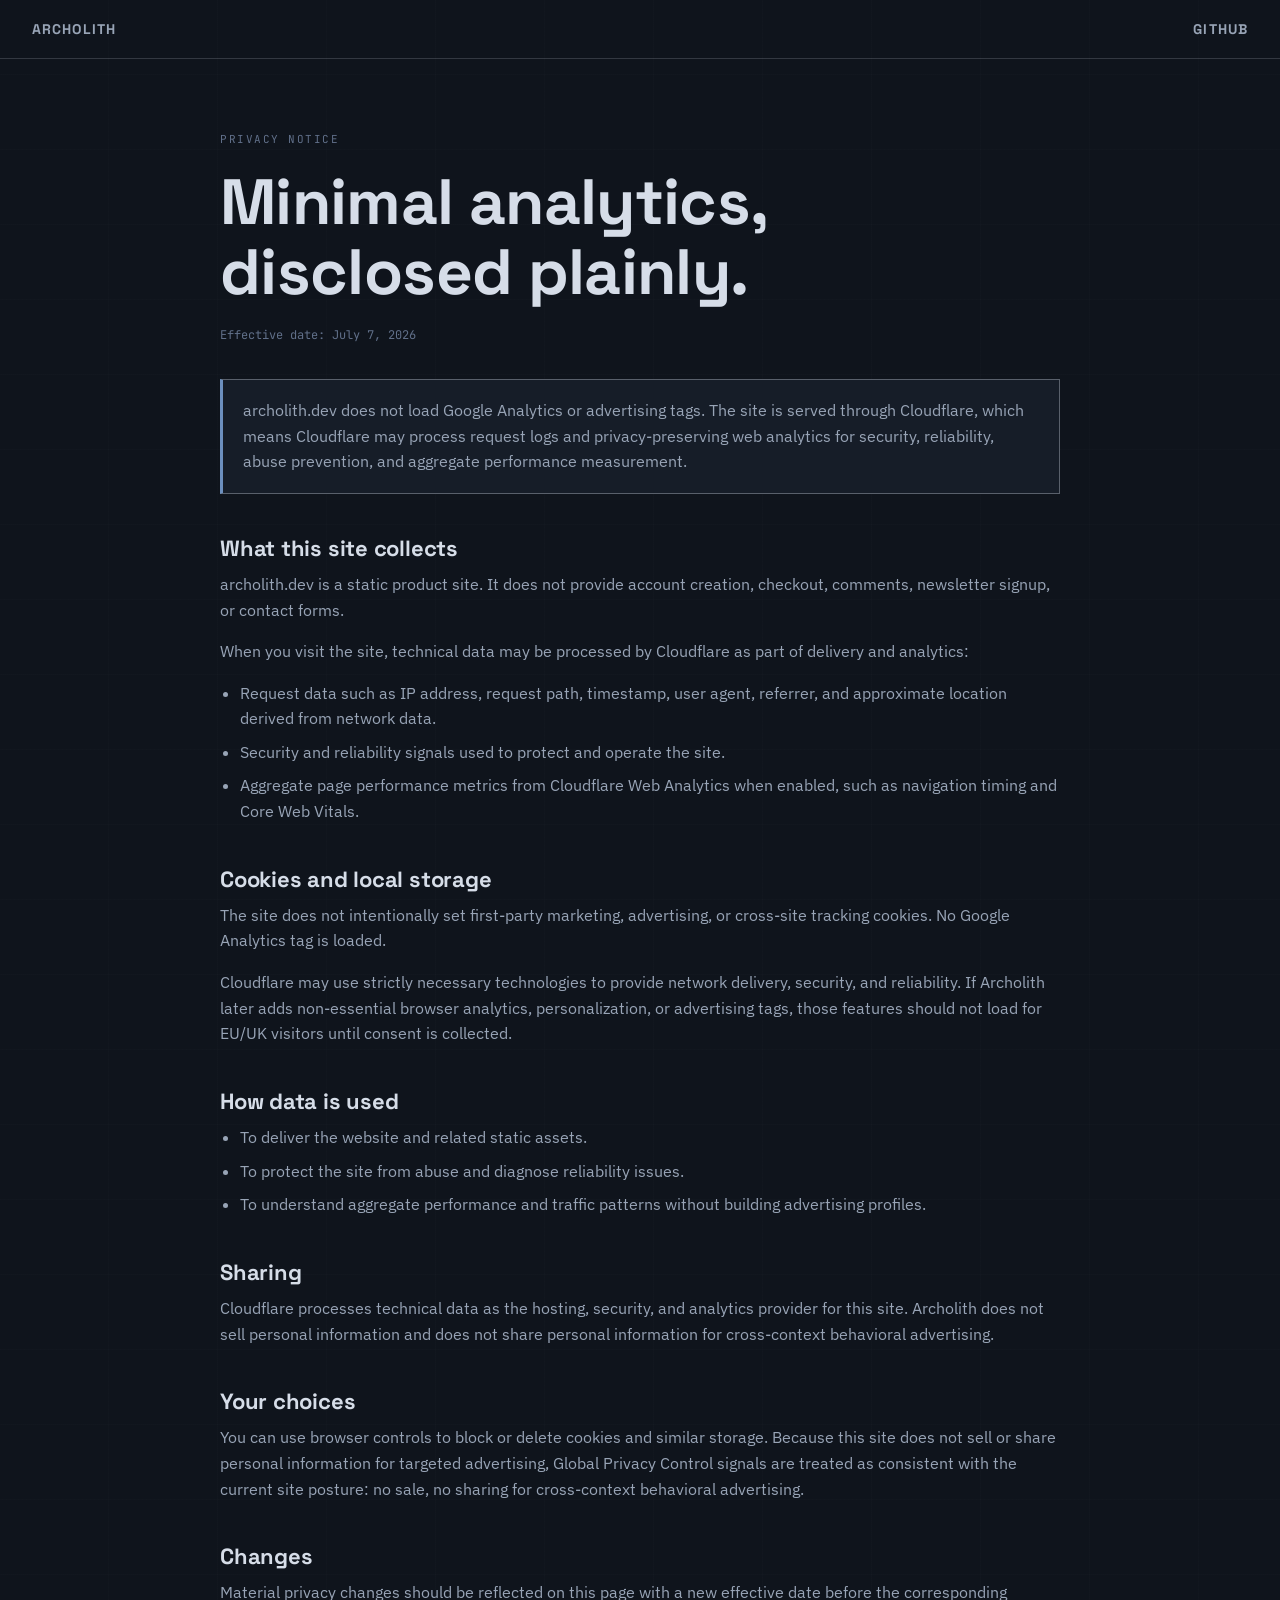
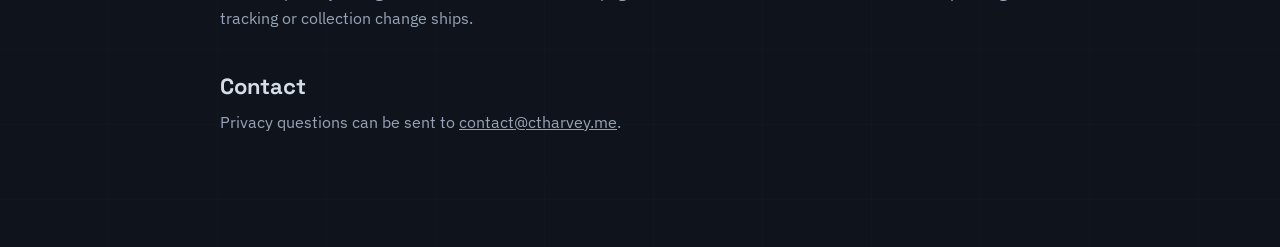
<file: privacy.html>
<!DOCTYPE html>
<html lang="en">
<head>
<meta charset="UTF-8">
<meta name="viewport" content="width=device-width, initial-scale=1">
<title>Archolith Privacy Notice</title>
<meta name="description" content="Privacy notice for archolith.dev.">
<link rel="icon" type="image/svg+xml" href="favicon.svg">
<link rel="icon" href="favicon.ico" sizes="any">
<link rel="preload" as="style" href="fonts/fonts.css" onload="this.onload=null;this.rel='stylesheet'">
<noscript>
  <link rel="stylesheet" href="fonts/fonts.css">
</noscript>
<style>
:root {
  --bg: #0f141c;
  --bg-2: #161d28;
  --ink: #d6dde8;
  --ink-2: #98a4b6;
  --ink-mute: #61708a;
  --accent: #6c8fbe;
  --rule: rgba(214,221,232,0.18);
  --rule-strong: rgba(214,221,232,0.35);
  --f-display: "Space Grotesk", system-ui, sans-serif;
  --f-body: "IBM Plex Sans", system-ui, sans-serif;
  --f-mono: "JetBrains Mono", ui-monospace, monospace;
}
*, *::before, *::after { box-sizing: border-box; margin: 0; padding: 0; }
body {
  background:
    repeating-linear-gradient(to right, transparent 0 108px, rgba(214,221,232,0.013) 108px 109px),
    repeating-linear-gradient(to bottom, transparent 0 74px, rgba(214,221,232,0.011) 74px 75px),
    var(--bg);
  color: var(--ink);
  font-family: var(--f-body);
  line-height: 1.6;
  -webkit-font-smoothing: antialiased;
}
a { color: inherit; }
.nav {
  display: flex;
  align-items: center;
  justify-content: space-between;
  padding: 18px 32px;
  border-bottom: 1px solid var(--rule);
  font-family: var(--f-display);
  font-size: 14px;
  font-weight: 700;
  letter-spacing: 0.08em;
  text-transform: uppercase;
}
.nav a { color: var(--ink-2); text-decoration: none; }
.nav a:hover { color: var(--ink); }
main {
  width: min(840px, calc(100% - 40px));
  margin: 0 auto;
  padding: 72px 0 96px;
}
.eyebrow {
  display: block;
  margin-bottom: 18px;
  font-family: var(--f-mono);
  font-size: 11px;
  letter-spacing: 0.14em;
  text-transform: uppercase;
  color: var(--ink-mute);
}
h1, h2 {
  font-family: var(--f-display);
  line-height: 1.1;
  letter-spacing: -0.01em;
}
h1 {
  max-width: 720px;
  font-size: clamp(34px, 7vw, 64px);
  margin-bottom: 18px;
}
h2 {
  margin: 42px 0 12px;
  font-size: 22px;
}
p, li { color: var(--ink-2); }
p { margin: 0 0 16px; }
ul {
  margin: 0 0 18px 20px;
}
li + li { margin-top: 8px; }
.notice {
  margin: 34px 0;
  padding: 18px 20px;
  border: 1px solid var(--rule-strong);
  border-left: 3px solid var(--accent);
  background: var(--bg-2);
  color: var(--ink-2);
}
.meta {
  font-family: var(--f-mono);
  font-size: 12px;
  color: var(--ink-mute);
}
code {
  font-family: var(--f-mono);
  color: var(--ink);
}
</style>
</head>
<body>
<nav class="nav">
  <a href="index.html">Archolith</a>
  <a href="https://github.com/Archolith">GitHub</a>
</nav>
<main>
  <span class="eyebrow">Privacy notice</span>
  <h1>Minimal analytics, disclosed plainly.</h1>
  <p class="meta">Effective date: July 7, 2026</p>

  <div class="notice">
    archolith.dev does not load Google Analytics or advertising tags. The site is served through Cloudflare, which means Cloudflare may process request logs and privacy-preserving web analytics for security, reliability, abuse prevention, and aggregate performance measurement.
  </div>

  <h2>What this site collects</h2>
  <p>archolith.dev is a static product site. It does not provide account creation, checkout, comments, newsletter signup, or contact forms.</p>
  <p>When you visit the site, technical data may be processed by Cloudflare as part of delivery and analytics:</p>
  <ul>
    <li>Request data such as IP address, request path, timestamp, user agent, referrer, and approximate location derived from network data.</li>
    <li>Security and reliability signals used to protect and operate the site.</li>
    <li>Aggregate page performance metrics from Cloudflare Web Analytics when enabled, such as navigation timing and Core Web Vitals.</li>
  </ul>

  <h2>Cookies and local storage</h2>
  <p>The site does not intentionally set first-party marketing, advertising, or cross-site tracking cookies. No Google Analytics tag is loaded.</p>
  <p>Cloudflare may use strictly necessary technologies to provide network delivery, security, and reliability. If Archolith later adds non-essential browser analytics, personalization, or advertising tags, those features should not load for EU/UK visitors until consent is collected.</p>

  <h2>How data is used</h2>
  <ul>
    <li>To deliver the website and related static assets.</li>
    <li>To protect the site from abuse and diagnose reliability issues.</li>
    <li>To understand aggregate performance and traffic patterns without building advertising profiles.</li>
  </ul>

  <h2>Sharing</h2>
  <p>Cloudflare processes technical data as the hosting, security, and analytics provider for this site. Archolith does not sell personal information and does not share personal information for cross-context behavioral advertising.</p>

  <h2>Your choices</h2>
  <p>You can use browser controls to block or delete cookies and similar storage. Because this site does not sell or share personal information for targeted advertising, Global Privacy Control signals are treated as consistent with the current site posture: no sale, no sharing for cross-context behavioral advertising.</p>

  <h2>Changes</h2>
  <p>Material privacy changes should be reflected on this page with a new effective date before the corresponding tracking or collection change ships.</p>

  <h2>Contact</h2>
  <p>Privacy questions can be sent to <a href="mailto:contact@ctharvey.me">contact@ctharvey.me</a>.</p>
</main>
</body>
</html>
</file>
<file: fonts/fonts.css>
/* Self-hosted Google Fonts � latin and latin-ext subsets */


@font-face {
  font-family: 'IBM Plex Mono';
  font-style: normal;
  font-weight: 400;
  font-display: swap;
  src: url('ibm-plex-mono-400-latin-ext.woff2') format('woff2');
  unicode-range: U+0100-02BA, U+02BD-02C5, U+02C7-02CC, U+02CE-02D7, U+02DD-02FF, U+0304, U+0308, U+0329, U+1D00-1DBF, U+1E00-1E9F, U+1EF2-1EFF, U+2020, U+20A0-20AB, U+20AD-20C0, U+2113, U+2C60-2C7F, U+A720-A7FF;
}

@font-face {
  font-family: 'IBM Plex Mono';
  font-style: normal;
  font-weight: 500;
  font-display: swap;
  src: url('ibm-plex-mono-500-latin-ext.woff2') format('woff2');
  unicode-range: U+0100-02BA, U+02BD-02C5, U+02C7-02CC, U+02CE-02D7, U+02DD-02FF, U+0304, U+0308, U+0329, U+1D00-1DBF, U+1E00-1E9F, U+1EF2-1EFF, U+2020, U+20A0-20AB, U+20AD-20C0, U+2113, U+2C60-2C7F, U+A720-A7FF;
}

@font-face {
  font-family: 'IBM Plex Mono';
  font-style: normal;
  font-weight: 600;
  font-display: swap;
  src: url('ibm-plex-mono-600-latin-ext.woff2') format('woff2');
  unicode-range: U+0100-02BA, U+02BD-02C5, U+02C7-02CC, U+02CE-02D7, U+02DD-02FF, U+0304, U+0308, U+0329, U+1D00-1DBF, U+1E00-1E9F, U+1EF2-1EFF, U+2020, U+20A0-20AB, U+20AD-20C0, U+2113, U+2C60-2C7F, U+A720-A7FF;
}

@font-face {
  font-family: 'IBM Plex Mono';
  font-style: normal;
  font-weight: 700;
  font-display: swap;
  src: url('ibm-plex-mono-700-latin-ext.woff2') format('woff2');
  unicode-range: U+0100-02BA, U+02BD-02C5, U+02C7-02CC, U+02CE-02D7, U+02DD-02FF, U+0304, U+0308, U+0329, U+1D00-1DBF, U+1E00-1E9F, U+1EF2-1EFF, U+2020, U+20A0-20AB, U+20AD-20C0, U+2113, U+2C60-2C7F, U+A720-A7FF;
}

@font-face {
  font-family: 'IBM Plex Sans';
  font-style: normal;
  font-weight: 400;
  font-display: swap;
  src: url('ibm-plex-sans-400-latin-ext.woff2') format('woff2');
  unicode-range: U+0100-02BA, U+02BD-02C5, U+02C7-02CC, U+02CE-02D7, U+02DD-02FF, U+0304, U+0308, U+0329, U+1D00-1DBF, U+1E00-1E9F, U+1EF2-1EFF, U+2020, U+20A0-20AB, U+20AD-20C0, U+2113, U+2C60-2C7F, U+A720-A7FF;
}

@font-face {
  font-family: 'IBM Plex Sans';
  font-style: normal;
  font-weight: 500;
  font-display: swap;
  src: url('ibm-plex-sans-500-latin-ext.woff2') format('woff2');
  unicode-range: U+0100-02BA, U+02BD-02C5, U+02C7-02CC, U+02CE-02D7, U+02DD-02FF, U+0304, U+0308, U+0329, U+1D00-1DBF, U+1E00-1E9F, U+1EF2-1EFF, U+2020, U+20A0-20AB, U+20AD-20C0, U+2113, U+2C60-2C7F, U+A720-A7FF;
}

@font-face {
  font-family: 'IBM Plex Sans';
  font-style: normal;
  font-weight: 600;
  font-display: swap;
  src: url('ibm-plex-sans-600-latin-ext.woff2') format('woff2');
  unicode-range: U+0100-02BA, U+02BD-02C5, U+02C7-02CC, U+02CE-02D7, U+02DD-02FF, U+0304, U+0308, U+0329, U+1D00-1DBF, U+1E00-1E9F, U+1EF2-1EFF, U+2020, U+20A0-20AB, U+20AD-20C0, U+2113, U+2C60-2C7F, U+A720-A7FF;
}

@font-face {
  font-family: 'IBM Plex Sans';
  font-style: normal;
  font-weight: 700;
  font-display: swap;
  src: url('ibm-plex-sans-700-latin-ext.woff2') format('woff2');
  unicode-range: U+0100-02BA, U+02BD-02C5, U+02C7-02CC, U+02CE-02D7, U+02DD-02FF, U+0304, U+0308, U+0329, U+1D00-1DBF, U+1E00-1E9F, U+1EF2-1EFF, U+2020, U+20A0-20AB, U+20AD-20C0, U+2113, U+2C60-2C7F, U+A720-A7FF;
}

@font-face {
  font-family: 'IBM Plex Serif';
  font-style: italic;
  font-weight: 400;
  font-display: swap;
  src: url('ibm-plex-serif-400-italic-latin-ext.woff2') format('woff2');
  unicode-range: U+0100-02BA, U+02BD-02C5, U+02C7-02CC, U+02CE-02D7, U+02DD-02FF, U+0304, U+0308, U+0329, U+1D00-1DBF, U+1E00-1E9F, U+1EF2-1EFF, U+2020, U+20A0-20AB, U+20AD-20C0, U+2113, U+2C60-2C7F, U+A720-A7FF;
}

@font-face {
  font-family: 'IBM Plex Serif';
  font-style: normal;
  font-weight: 400;
  font-display: swap;
  src: url('ibm-plex-serif-400-latin-ext.woff2') format('woff2');
  unicode-range: U+0100-02BA, U+02BD-02C5, U+02C7-02CC, U+02CE-02D7, U+02DD-02FF, U+0304, U+0308, U+0329, U+1D00-1DBF, U+1E00-1E9F, U+1EF2-1EFF, U+2020, U+20A0-20AB, U+20AD-20C0, U+2113, U+2C60-2C7F, U+A720-A7FF;
}

@font-face {
  font-family: 'IBM Plex Serif';
  font-style: normal;
  font-weight: 600;
  font-display: swap;
  src: url('ibm-plex-serif-600-latin-ext.woff2') format('woff2');
  unicode-range: U+0100-02BA, U+02BD-02C5, U+02C7-02CC, U+02CE-02D7, U+02DD-02FF, U+0304, U+0308, U+0329, U+1D00-1DBF, U+1E00-1E9F, U+1EF2-1EFF, U+2020, U+20A0-20AB, U+20AD-20C0, U+2113, U+2C60-2C7F, U+A720-A7FF;
}

@font-face {
  font-family: 'IBM Plex Serif';
  font-style: normal;
  font-weight: 700;
  font-display: swap;
  src: url('ibm-plex-serif-700-latin-ext.woff2') format('woff2');
  unicode-range: U+0100-02BA, U+02BD-02C5, U+02C7-02CC, U+02CE-02D7, U+02DD-02FF, U+0304, U+0308, U+0329, U+1D00-1DBF, U+1E00-1E9F, U+1EF2-1EFF, U+2020, U+20A0-20AB, U+20AD-20C0, U+2113, U+2C60-2C7F, U+A720-A7FF;
}

@font-face {
  font-family: 'JetBrains Mono';
  font-style: normal;
  font-weight: 400;
  font-display: swap;
  src: url('jetbrains-mono-400-latin-ext.woff2') format('woff2');
  unicode-range: U+0100-02BA, U+02BD-02C5, U+02C7-02CC, U+02CE-02D7, U+02DD-02FF, U+0304, U+0308, U+0329, U+1D00-1DBF, U+1E00-1E9F, U+1EF2-1EFF, U+2020, U+20A0-20AB, U+20AD-20C0, U+2113, U+2C60-2C7F, U+A720-A7FF;
}

@font-face {
  font-family: 'JetBrains Mono';
  font-style: normal;
  font-weight: 500;
  font-display: swap;
  src: url('jetbrains-mono-500-latin-ext.woff2') format('woff2');
  unicode-range: U+0100-02BA, U+02BD-02C5, U+02C7-02CC, U+02CE-02D7, U+02DD-02FF, U+0304, U+0308, U+0329, U+1D00-1DBF, U+1E00-1E9F, U+1EF2-1EFF, U+2020, U+20A0-20AB, U+20AD-20C0, U+2113, U+2C60-2C7F, U+A720-A7FF;
}

@font-face {
  font-family: 'JetBrains Mono';
  font-style: normal;
  font-weight: 700;
  font-display: swap;
  src: url('jetbrains-mono-700-latin-ext.woff2') format('woff2');
  unicode-range: U+0100-02BA, U+02BD-02C5, U+02C7-02CC, U+02CE-02D7, U+02DD-02FF, U+0304, U+0308, U+0329, U+1D00-1DBF, U+1E00-1E9F, U+1EF2-1EFF, U+2020, U+20A0-20AB, U+20AD-20C0, U+2113, U+2C60-2C7F, U+A720-A7FF;
}

@font-face {
  font-family: 'Space Grotesk';
  font-style: normal;
  font-weight: 400;
  font-display: swap;
  src: url('space-grotesk-400-latin-ext.woff2') format('woff2');
  unicode-range: U+0100-02BA, U+02BD-02C5, U+02C7-02CC, U+02CE-02D7, U+02DD-02FF, U+0304, U+0308, U+0329, U+1D00-1DBF, U+1E00-1E9F, U+1EF2-1EFF, U+2020, U+20A0-20AB, U+20AD-20C0, U+2113, U+2C60-2C7F, U+A720-A7FF;
}

@font-face {
  font-family: 'Space Grotesk';
  font-style: normal;
  font-weight: 500;
  font-display: swap;
  src: url('space-grotesk-500-latin-ext.woff2') format('woff2');
  unicode-range: U+0100-02BA, U+02BD-02C5, U+02C7-02CC, U+02CE-02D7, U+02DD-02FF, U+0304, U+0308, U+0329, U+1D00-1DBF, U+1E00-1E9F, U+1EF2-1EFF, U+2020, U+20A0-20AB, U+20AD-20C0, U+2113, U+2C60-2C7F, U+A720-A7FF;
}

@font-face {
  font-family: 'Space Grotesk';
  font-style: normal;
  font-weight: 600;
  font-display: swap;
  src: url('space-grotesk-600-latin-ext.woff2') format('woff2');
  unicode-range: U+0100-02BA, U+02BD-02C5, U+02C7-02CC, U+02CE-02D7, U+02DD-02FF, U+0304, U+0308, U+0329, U+1D00-1DBF, U+1E00-1E9F, U+1EF2-1EFF, U+2020, U+20A0-20AB, U+20AD-20C0, U+2113, U+2C60-2C7F, U+A720-A7FF;
}

@font-face {
  font-family: 'Space Grotesk';
  font-style: normal;
  font-weight: 700;
  font-display: swap;
  src: url('space-grotesk-700-latin-ext.woff2') format('woff2');
  unicode-range: U+0100-02BA, U+02BD-02C5, U+02C7-02CC, U+02CE-02D7, U+02DD-02FF, U+0304, U+0308, U+0329, U+1D00-1DBF, U+1E00-1E9F, U+1EF2-1EFF, U+2020, U+20A0-20AB, U+20AD-20C0, U+2113, U+2C60-2C7F, U+A720-A7FF;
}

@font-face {
  font-family: 'IBM Plex Mono';
  font-style: normal;
  font-weight: 400;
  font-display: swap;
  src: url('ibm-plex-mono-400-latin.woff2') format('woff2');
  unicode-range: U+0000-00FF, U+0131, U+0152-0153, U+02BB-02BC, U+02C6, U+02DA, U+02DC, U+0304, U+0308, U+0329, U+2000-206F, U+20AC, U+2122, U+2191, U+2193, U+2212, U+2215, U+FEFF, U+FFFD;
}

@font-face {
  font-family: 'IBM Plex Mono';
  font-style: normal;
  font-weight: 500;
  font-display: swap;
  src: url('ibm-plex-mono-500-latin.woff2') format('woff2');
  unicode-range: U+0000-00FF, U+0131, U+0152-0153, U+02BB-02BC, U+02C6, U+02DA, U+02DC, U+0304, U+0308, U+0329, U+2000-206F, U+20AC, U+2122, U+2191, U+2193, U+2212, U+2215, U+FEFF, U+FFFD;
}

@font-face {
  font-family: 'IBM Plex Mono';
  font-style: normal;
  font-weight: 600;
  font-display: swap;
  src: url('ibm-plex-mono-600-latin.woff2') format('woff2');
  unicode-range: U+0000-00FF, U+0131, U+0152-0153, U+02BB-02BC, U+02C6, U+02DA, U+02DC, U+0304, U+0308, U+0329, U+2000-206F, U+20AC, U+2122, U+2191, U+2193, U+2212, U+2215, U+FEFF, U+FFFD;
}

@font-face {
  font-family: 'IBM Plex Mono';
  font-style: normal;
  font-weight: 700;
  font-display: swap;
  src: url('ibm-plex-mono-700-latin.woff2') format('woff2');
  unicode-range: U+0000-00FF, U+0131, U+0152-0153, U+02BB-02BC, U+02C6, U+02DA, U+02DC, U+0304, U+0308, U+0329, U+2000-206F, U+20AC, U+2122, U+2191, U+2193, U+2212, U+2215, U+FEFF, U+FFFD;
}

@font-face {
  font-family: 'IBM Plex Sans';
  font-style: normal;
  font-weight: 400;
  font-display: swap;
  src: url('ibm-plex-sans-400-latin.woff2') format('woff2');
  unicode-range: U+0000-00FF, U+0131, U+0152-0153, U+02BB-02BC, U+02C6, U+02DA, U+02DC, U+0304, U+0308, U+0329, U+2000-206F, U+20AC, U+2122, U+2191, U+2193, U+2212, U+2215, U+FEFF, U+FFFD;
}

@font-face {
  font-family: 'IBM Plex Sans';
  font-style: normal;
  font-weight: 500;
  font-display: swap;
  src: url('ibm-plex-sans-500-latin.woff2') format('woff2');
  unicode-range: U+0000-00FF, U+0131, U+0152-0153, U+02BB-02BC, U+02C6, U+02DA, U+02DC, U+0304, U+0308, U+0329, U+2000-206F, U+20AC, U+2122, U+2191, U+2193, U+2212, U+2215, U+FEFF, U+FFFD;
}

@font-face {
  font-family: 'IBM Plex Sans';
  font-style: normal;
  font-weight: 600;
  font-display: swap;
  src: url('ibm-plex-sans-600-latin.woff2') format('woff2');
  unicode-range: U+0000-00FF, U+0131, U+0152-0153, U+02BB-02BC, U+02C6, U+02DA, U+02DC, U+0304, U+0308, U+0329, U+2000-206F, U+20AC, U+2122, U+2191, U+2193, U+2212, U+2215, U+FEFF, U+FFFD;
}

@font-face {
  font-family: 'IBM Plex Sans';
  font-style: normal;
  font-weight: 700;
  font-display: swap;
  src: url('ibm-plex-sans-700-latin.woff2') format('woff2');
  unicode-range: U+0000-00FF, U+0131, U+0152-0153, U+02BB-02BC, U+02C6, U+02DA, U+02DC, U+0304, U+0308, U+0329, U+2000-206F, U+20AC, U+2122, U+2191, U+2193, U+2212, U+2215, U+FEFF, U+FFFD;
}

@font-face {
  font-family: 'IBM Plex Serif';
  font-style: italic;
  font-weight: 400;
  font-display: swap;
  src: url('ibm-plex-serif-400-italic-latin.woff2') format('woff2');
  unicode-range: U+0000-00FF, U+0131, U+0152-0153, U+02BB-02BC, U+02C6, U+02DA, U+02DC, U+0304, U+0308, U+0329, U+2000-206F, U+20AC, U+2122, U+2191, U+2193, U+2212, U+2215, U+FEFF, U+FFFD;
}

@font-face {
  font-family: 'IBM Plex Serif';
  font-style: normal;
  font-weight: 400;
  font-display: swap;
  src: url('ibm-plex-serif-400-latin.woff2') format('woff2');
  unicode-range: U+0000-00FF, U+0131, U+0152-0153, U+02BB-02BC, U+02C6, U+02DA, U+02DC, U+0304, U+0308, U+0329, U+2000-206F, U+20AC, U+2122, U+2191, U+2193, U+2212, U+2215, U+FEFF, U+FFFD;
}

@font-face {
  font-family: 'IBM Plex Serif';
  font-style: normal;
  font-weight: 600;
  font-display: swap;
  src: url('ibm-plex-serif-600-latin.woff2') format('woff2');
  unicode-range: U+0000-00FF, U+0131, U+0152-0153, U+02BB-02BC, U+02C6, U+02DA, U+02DC, U+0304, U+0308, U+0329, U+2000-206F, U+20AC, U+2122, U+2191, U+2193, U+2212, U+2215, U+FEFF, U+FFFD;
}

@font-face {
  font-family: 'IBM Plex Serif';
  font-style: normal;
  font-weight: 700;
  font-display: swap;
  src: url('ibm-plex-serif-700-latin.woff2') format('woff2');
  unicode-range: U+0000-00FF, U+0131, U+0152-0153, U+02BB-02BC, U+02C6, U+02DA, U+02DC, U+0304, U+0308, U+0329, U+2000-206F, U+20AC, U+2122, U+2191, U+2193, U+2212, U+2215, U+FEFF, U+FFFD;
}

@font-face {
  font-family: 'JetBrains Mono';
  font-style: normal;
  font-weight: 400;
  font-display: swap;
  src: url('jetbrains-mono-400-latin.woff2') format('woff2');
  unicode-range: U+0000-00FF, U+0131, U+0152-0153, U+02BB-02BC, U+02C6, U+02DA, U+02DC, U+0304, U+0308, U+0329, U+2000-206F, U+20AC, U+2122, U+2191, U+2193, U+2212, U+2215, U+FEFF, U+FFFD;
}

@font-face {
  font-family: 'JetBrains Mono';
  font-style: normal;
  font-weight: 500;
  font-display: swap;
  src: url('jetbrains-mono-500-latin.woff2') format('woff2');
  unicode-range: U+0000-00FF, U+0131, U+0152-0153, U+02BB-02BC, U+02C6, U+02DA, U+02DC, U+0304, U+0308, U+0329, U+2000-206F, U+20AC, U+2122, U+2191, U+2193, U+2212, U+2215, U+FEFF, U+FFFD;
}

@font-face {
  font-family: 'JetBrains Mono';
  font-style: normal;
  font-weight: 700;
  font-display: swap;
  src: url('jetbrains-mono-700-latin.woff2') format('woff2');
  unicode-range: U+0000-00FF, U+0131, U+0152-0153, U+02BB-02BC, U+02C6, U+02DA, U+02DC, U+0304, U+0308, U+0329, U+2000-206F, U+20AC, U+2122, U+2191, U+2193, U+2212, U+2215, U+FEFF, U+FFFD;
}

@font-face {
  font-family: 'Space Grotesk';
  font-style: normal;
  font-weight: 400;
  font-display: swap;
  src: url('space-grotesk-400-latin.woff2') format('woff2');
  unicode-range: U+0000-00FF, U+0131, U+0152-0153, U+02BB-02BC, U+02C6, U+02DA, U+02DC, U+0304, U+0308, U+0329, U+2000-206F, U+20AC, U+2122, U+2191, U+2193, U+2212, U+2215, U+FEFF, U+FFFD;
}

@font-face {
  font-family: 'Space Grotesk';
  font-style: normal;
  font-weight: 500;
  font-display: swap;
  src: url('space-grotesk-500-latin.woff2') format('woff2');
  unicode-range: U+0000-00FF, U+0131, U+0152-0153, U+02BB-02BC, U+02C6, U+02DA, U+02DC, U+0304, U+0308, U+0329, U+2000-206F, U+20AC, U+2122, U+2191, U+2193, U+2212, U+2215, U+FEFF, U+FFFD;
}

@font-face {
  font-family: 'Space Grotesk';
  font-style: normal;
  font-weight: 600;
  font-display: swap;
  src: url('space-grotesk-600-latin.woff2') format('woff2');
  unicode-range: U+0000-00FF, U+0131, U+0152-0153, U+02BB-02BC, U+02C6, U+02DA, U+02DC, U+0304, U+0308, U+0329, U+2000-206F, U+20AC, U+2122, U+2191, U+2193, U+2212, U+2215, U+FEFF, U+FFFD;
}

@font-face {
  font-family: 'Space Grotesk';
  font-style: normal;
  font-weight: 700;
  font-display: swap;
  src: url('space-grotesk-700-latin.woff2') format('woff2');
  unicode-range: U+0000-00FF, U+0131, U+0152-0153, U+02BB-02BC, U+02C6, U+02DA, U+02DC, U+0304, U+0308, U+0329, U+2000-206F, U+20AC, U+2122, U+2191, U+2193, U+2212, U+2215, U+FEFF, U+FFFD;
}
</file>
<file: hero/archolith-hero.css>
.archolith-hero-scroll {
    position: relative;
    height: 430vh;
    padding-top: 50px;
    border-bottom: 1px solid rgba(214, 221, 232, 0.12);
}

.archolith-hero-sticky {
    --active-accent: #8eaed5;
    position: sticky;
    top: 50px;
    height: calc(100vh - 50px);
    display: grid;
    grid-template-columns: minmax(360px, 41%) minmax(0, 1fr);
    background:
        radial-gradient(circle at 18% 22%, rgba(42, 56, 76, 0.42), transparent 34%),
        radial-gradient(circle at 75% 78%, rgba(38, 52, 70, 0.28), transparent 40%),
        linear-gradient(180deg, #101720 0%, #0b1017 100%);
    overflow: hidden;
}

.archolith-hero__copy,
.archolith-hero__visual {
    min-width: 0;
    position: relative;
}

.archolith-hero__copy {
    z-index: 2;
    padding: 40px 44px 40px 56px;
    border-right: 1px solid rgba(214, 221, 232, 0.2);
    background:
        linear-gradient(180deg, rgba(10, 15, 22, 0.96), rgba(10, 15, 22, 0.985)),
        linear-gradient(90deg, rgba(88, 109, 136, 0.1), transparent 22%);
    display: flex;
    flex-direction: column;
    justify-content: center;
}

.archolith-hero__copy::before,
.archolith-hero__copy::after {
    content: "";
    position: absolute;
    pointer-events: none;
}

.archolith-hero__copy::before {
    inset: 20px 18px 20px 20px;
    border: 1px solid rgba(214, 221, 232, 0.06);
    border-right: 0;
}

.archolith-hero__copy::after {
    left: 36px;
    top: 36px;
    bottom: 36px;
    width: 1px;
    background: linear-gradient(180deg, transparent, rgba(214, 221, 232, 0.18), transparent);
}

.archolith-hero__brandplate {
    display: grid;
    grid-template-columns: 88px 1fr;
    gap: 16px;
    align-items: center;
    margin-bottom: 18px;
    padding: 14px 16px;
    background:
        linear-gradient(180deg, rgba(142, 174, 213, 0.08), rgba(142, 174, 213, 0.02)),
        rgba(18, 26, 37, 0.88);
    border: 1px solid rgba(214, 221, 232, 0.16);
}

.archolith-hero__logo-box {
    min-height: 78px;
    padding: 12px;
    background:
        linear-gradient(135deg, #f0eadc 0%, #d9d1c1 100%);
    border: 1px solid rgba(15, 20, 28, 0.18);
    box-shadow: 5px 5px 0 rgba(0, 0, 0, 0.22);
    display: flex;
    align-items: center;
    justify-content: center;
}

.archolith-hero__logo-box img {
    width: 100%;
    display: block;
}

.archolith-hero__brandcopy {
    display: grid;
    gap: 5px;
}

.archolith-hero__brand-kicker,
.archolith-hero__layer-note {
    font-family: var(--f-mono);
    font-size: 11px;
    line-height: 1.45;
    letter-spacing: 0.14em;
    text-transform: uppercase;
}

.archolith-hero__brand-kicker {
    color: var(--ink-mute);
}

.archolith-hero__brand-name {
    font-family: var(--f-display);
    font-size: 24px;
    font-weight: 700;
    letter-spacing: -0.02em;
}

.archolith-hero__copy h1 {
    font-family: var(--f-display);
    font-size: clamp(40px, 4vw, 64px);
    line-height: 0.94;
    letter-spacing: -0.05em;
    margin: 0 0 18px;
    max-width: 8.4ch;
}

.archolith-hero__copy h1 .accent {
    color: var(--accent);
}

.archolith-hero__support {
    max-width: 52ch;
    margin: 0 0 26px;
    color: var(--ink-2);
    font-size: 16px;
}

.archolith-hero__tagline {
    font-family: var(--f-ui);
    font-size: 13px;
    letter-spacing: 0.12em;
    text-transform: uppercase;
    color: var(--ink-mute);
    margin: 0 0 18px;
}

.archolith-hero__three-beat {
    display: flex;
    gap: 20px;
    margin-bottom: 24px;
    flex-wrap: wrap;
}

.archolith-hero__beat {
    font-family: var(--f-mono);
    font-size: 12px;
    letter-spacing: 0.1em;
    text-transform: uppercase;
    color: var(--ink-2);
    padding: 6px 12px;
    border: 1px solid var(--rule);
    background: var(--bg-2);
}

.archolith-hero__cta {
    display: flex;
    gap: 12px;
    margin-bottom: 24px;
    flex-wrap: wrap;
}

.archolith-hero__layer-card {
    position: relative;
    max-width: 560px;
    padding: 18px 18px 16px;
    border: 1px solid rgba(142, 174, 213, 0.4);
    background:
        linear-gradient(180deg, rgba(24, 33, 45, 0.9), rgba(15, 22, 31, 0.95));
    box-shadow:
        inset 0 1px 0 rgba(255, 255, 255, 0.03),
        0 18px 40px rgba(0, 0, 0, 0.24);
}

.archolith-hero__layer-card::before {
    content: "";
    position: absolute;
    inset: 8px;
    border: 1px dashed rgba(214, 221, 232, 0.08);
    pointer-events: none;
}

.archolith-hero__layer-head {
    display: flex;
    justify-content: space-between;
    gap: 10px;
    margin-bottom: 10px;
}

.archolith-hero__layer-index {
    font-family: var(--f-mono);
    font-size: 14px;
    font-weight: 700;
    letter-spacing: 0.16em;
    text-transform: uppercase;
    color: var(--active-accent);
}

.archolith-hero__layer-note {
    color: var(--ink-mute);
    text-align: right;
}

.archolith-hero__layer-name {
    font-family: var(--f-display);
    font-size: 26px;
    font-weight: 700;
    letter-spacing: -0.03em;
    margin-bottom: 6px;
}

.archolith-hero__layer-summary {
    font-size: 15px;
    color: var(--ink);
    margin-bottom: 8px;
}

.archolith-hero__layer-detail {
    font-size: 14px;
    line-height: 1.6;
    color: var(--ink-2);
    margin-bottom: 14px;
}

.archolith-hero__visual {
    isolation: isolate;
    background:
        radial-gradient(circle at 24% 12%, rgba(120, 150, 190, 0.08), transparent 24%),
        radial-gradient(circle at 68% 68%, rgba(90, 120, 160, 0.08), transparent 32%),
        linear-gradient(180deg, #0d131b 0%, #0a1016 100%);
}

.archolith-hero__visual::before,
.archolith-hero__visual::after {
    content: "";
    position: absolute;
    inset: 0;
    pointer-events: none;
}

.archolith-hero__visual::before {
    background:
        repeating-linear-gradient(to right, transparent 0 88px, rgba(214, 221, 232, 0.022) 88px 89px),
        repeating-linear-gradient(to bottom, transparent 0 72px, rgba(214, 221, 232, 0.02) 72px 73px);
    opacity: 0.55;
}

.archolith-hero__visual::after {
    background:
        linear-gradient(180deg, rgba(255, 255, 255, 0.02), transparent 16%, transparent 84%, rgba(0, 0, 0, 0.28)),
        linear-gradient(90deg, rgba(214, 221, 232, 0.05) 0 1px, transparent 1px);
    background-size: auto, 11px 100%;
    opacity: 0.28;
}

.archolith-hero__cutface {
    position: absolute;
    left: 0;
    top: 0;
    bottom: 0;
    width: 42px;
    z-index: 3;
    background:
        linear-gradient(180deg, rgba(222, 227, 235, 0.12), rgba(214, 221, 232, 0.02) 12%, rgba(0, 0, 0, 0.24)),
        repeating-linear-gradient(180deg, rgba(214, 221, 232, 0.08) 0 2px, transparent 2px 19px),
        linear-gradient(90deg, rgba(8, 11, 16, 0.95) 0%, rgba(17, 24, 33, 0.85) 46%, rgba(96, 114, 138, 0.16) 100%);
    border-right: 1px solid rgba(214, 221, 232, 0.2);
    box-shadow: 18px 0 26px rgba(0, 0, 0, 0.24);
}

.archolith-hero__cutface::before,
.archolith-hero__cutface::after {
    content: "";
    position: absolute;
    left: 0;
    right: 0;
    border-top: 1px solid rgba(214, 221, 232, 0.08);
}

.archolith-hero__cutface::before {
    top: 18%;
}

.archolith-hero__cutface::after {
    bottom: 22%;
}

.archolith-hero__cutface-label {
    position: absolute;
    left: 50%;
    top: 50%;
    transform: translate(-50%, -50%) rotate(180deg);
    writing-mode: vertical-lr;
    font-family: var(--f-mono);
    font-size: 10px;
    letter-spacing: 0.16em;
    text-transform: uppercase;
    color: rgba(214, 221, 232, 0.42);
}

.archolith-hero__cutface-rule {
    position: absolute;
    top: 24px;
    bottom: 24px;
    right: 10px;
    width: 1px;
    background: linear-gradient(180deg, transparent, rgba(214, 221, 232, 0.34), transparent);
}

.strata-field {
    position: absolute;
    inset: 34px 38px 30px 22px;
    z-index: 2;
}

.strata-field__wall {
    position: absolute;
    inset: 0 24px 0 0;
    display: flex;
    flex-direction: column;
    gap: 0;
    padding: 0;
    background: rgba(11, 17, 24, 0.92);
    border: 1px solid rgba(214, 221, 232, 0.14);
    box-shadow:
        inset 0 1px 0 rgba(255, 255, 255, 0.04),
        0 26px 50px rgba(0, 0, 0, 0.32);
    overflow: hidden;
}

.strata-field__wall::before,
.strata-field__wall::after {
    content: "";
    position: absolute;
    pointer-events: none;
    inset: 0;
}

.strata-field__wall::before {
    background:
        linear-gradient(90deg, rgba(231, 237, 244, 0.1), transparent 3%, transparent 100%),
        linear-gradient(180deg, rgba(255, 255, 255, 0.02), transparent 15%, transparent 84%, rgba(0, 0, 0, 0.18));
    z-index: 3;
}

.strata-field__wall::after {
    left: 26%;
    right: auto;
    width: 1px;
    background: linear-gradient(180deg, transparent, rgba(214, 221, 232, 0.24), transparent);
    z-index: 4;
}

.strata-field__survey {
    position: absolute;
    left: 28px;
    right: 56px;
    top: -16px;
    height: 1px;
    background: linear-gradient(90deg, rgba(214, 221, 232, 0.12), rgba(214, 221, 232, 0.45), rgba(214, 221, 232, 0.12));
}

.strata-field__marker {
    position: absolute;
    left: 0;
    right: 24px;
    top: 0;
    height: 10px;
    z-index: 5;
    pointer-events: none;
}

.strata-field__marker-line {
    position: absolute;
    left: 0;
    right: 0;
    top: 50%;
    height: 1px;
    transform: translateY(-50%);
    background: linear-gradient(90deg, rgba(255, 255, 255, 0), var(--active-accent), rgba(255, 255, 255, 0));
    opacity: 0.9;
    animation: archolith-seam-pulse 8s linear infinite;
}

.strata-field__marker-label {
    position: absolute;
    right: 8px;
    top: -18px;
    padding: 3px 10px;
    background: rgba(9, 14, 20, 0.9);
    border: 1px solid rgba(214, 221, 232, 0.18);
    color: var(--active-accent);
    font-family: var(--f-mono);
    font-size: 10px;
    letter-spacing: 0.15em;
    text-transform: uppercase;
}

.strata-field__scale {
    position: absolute;
    top: 0;
    right: 0;
    bottom: 0;
    width: 24px;
    display: flex;
    flex-direction: column;
    justify-content: space-between;
    padding: 8px 0;
    z-index: 5;
}

.strata-field__tick {
    display: grid;
    justify-items: end;
    gap: 2px;
    color: rgba(214, 221, 232, 0.38);
    transition: color 180ms ease, transform 180ms ease;
}

.strata-field__tick-line {
    width: 14px;
    height: 1px;
    background: currentColor;
}

.strata-field__tick-label {
    font-family: var(--f-mono);
    font-size: 9px;
    letter-spacing: 0.14em;
}

.strata-field__tick.is-active {
    color: var(--active-accent);
    transform: translateX(-2px);
}

.strata-field__tick.is-passed {
    color: rgba(214, 221, 232, 0.58);
}

.strata-slice {
    position: relative;
    flex: 1 1 0%;
    overflow: hidden;
    isolation: isolate;
    border-bottom: 1px solid rgba(214, 221, 232, 0.06);
    background:
        linear-gradient(90deg, rgba(7, 11, 17, 0.94), rgba(14, 20, 28, 0.92) 20%, rgba(16, 22, 32, 0.88) 100%);
    transition:
        flex 420ms cubic-bezier(0.24, 0.12, 0.22, 1),
        opacity 260ms ease,
        filter 260ms ease,
        border-color 300ms ease;
}

.strata-slice:last-child {
    border-bottom: 0;
}

.strata-slice::before,
.strata-slice::after,
.strata-slice__plate,
.strata-slice__cutaway,
.strata-slice__core,
.strata-slice__scan {
    position: absolute;
    inset: 0;
    content: "";
    pointer-events: none;
}

/* Left accent edge — 2px bar in slice color */
.strata-slice::before {
    inset: 0 auto 0 0;
    width: 2px;
    background: var(--slice-accent);
    opacity: 0.15;
    z-index: 4;
    transition: opacity 300ms ease, width 300ms ease, box-shadow 300ms ease;
}

/* Top highlight seam between slices */
.strata-slice::after {
    inset: 0 0 auto 0;
    height: 1px;
    background: linear-gradient(90deg, var(--slice-accent), rgba(214, 221, 232, 0.08) 40%, transparent 80%);
    opacity: 0.25;
    z-index: 3;
    transition: opacity 300ms ease;
}

/* Plate: subtle per-layer texture */
.strata-slice__plate {
    z-index: 0;
    background:
        linear-gradient(180deg, rgba(255, 255, 255, 0.015), transparent 30%, transparent 70%, rgba(0, 0, 0, 0.12));
    mix-blend-mode: screen;
}

/* Cutaway: simplified single inner highlight */
.strata-slice__cutaway {
    inset: 8% 6% 8% 14%;
    z-index: 1;
    background:
        linear-gradient(90deg, color-mix(in srgb, var(--slice-accent) 8%, transparent) 0%, transparent 50%);
    opacity: 0;
    transition: opacity 360ms ease;
}

/* Core: hidden by default, simplified */
.strata-slice__core {
    display: none;
}

/* Scan: subtler, slower */
.strata-slice__scan {
    z-index: 2;
    background:
        linear-gradient(180deg, transparent 0%, rgba(255, 255, 255, 0.05) 48%, transparent 100%);
    opacity: 0;
    mix-blend-mode: screen;
    transform: translateY(-100%);
    animation: archolith-scan-drift 18s linear infinite;
}

/* Metadata: consolidated left-aligned column */
.strata-slice__meta {
    position: absolute;
    z-index: 6;
    left: 18px;
    top: 50%;
    transform: translateY(-50%);
    display: flex;
    align-items: baseline;
    gap: 10px;
    font-family: var(--f-mono);
    text-transform: uppercase;
    letter-spacing: 0.14em;
    transition: opacity 260ms ease;
}

.strata-slice__index {
    font-size: 11px;
    font-weight: 700;
    color: var(--slice-accent);
    opacity: 0.7;
    transition: opacity 300ms ease, color 300ms ease;
}

.strata-slice__name {
    font-family: var(--f-display);
    font-size: 13px;
    font-weight: 600;
    letter-spacing: 0.06em;
    color: rgba(214, 221, 232, 0.55);
    transition: color 300ms ease;
}

.strata-slice__measure {
    font-size: 9px;
    letter-spacing: 0.12em;
    color: rgba(214, 221, 232, 0.25);
    transition: color 300ms ease, opacity 300ms ease;
}

.strata-slice__depth {
    position: absolute;
    z-index: 6;
    right: 16px;
    top: 50%;
    transform: translateY(-50%);
    font-family: var(--f-mono);
    font-size: 9px;
    letter-spacing: 0.14em;
    text-transform: uppercase;
    color: rgba(214, 221, 232, 0.2);
    transition: color 300ms ease;
}

/* Active slice: expanded, accent edge, brighter labels */
.strata-slice.is-active {
    flex: 1.8 1 0%;
    border-color: color-mix(in srgb, var(--slice-accent) 30%, rgba(214, 221, 232, 0.08));
}

.strata-slice.is-active::before {
    width: 3px;
    opacity: 0.85;
    box-shadow: 0 0 12px color-mix(in srgb, var(--slice-accent) 40%, transparent);
}

.strata-slice.is-active::after {
    opacity: 0.5;
}

.strata-slice.is-active .strata-slice__cutaway {
    opacity: 0.6;
}

.strata-slice.is-active .strata-slice__scan {
    opacity: 0.12;
}

.strata-slice.is-active .strata-slice__index {
    opacity: 1;
}

.strata-slice.is-active .strata-slice__name {
    color: rgba(214, 221, 232, 0.95);
}

.strata-slice.is-active .strata-slice__measure {
    color: rgba(214, 221, 232, 0.45);
}

.strata-slice.is-active .strata-slice__depth {
    color: var(--slice-accent);
}

/* Passed slices: compressed, dimmed */
.strata-slice.is-passed {
    flex: 0.6 1 0%;
    opacity: 0.5;
}

.strata-slice.is-passed::before {
    opacity: 0.35;
}

.strata-slice.is-passed .strata-slice__measure {
    opacity: 0;
}

.strata-slice[data-slice-key="codegraph"] .strata-slice__plate {
    background:
        repeating-linear-gradient(174deg, transparent 0 18px, rgba(142, 174, 213, 0.08) 18px 19px),
        repeating-linear-gradient(180deg, transparent 0 38px, rgba(142, 174, 213, 0.05) 38px 39px),
        radial-gradient(circle at 78% 30%, rgba(142, 174, 213, 0.09), transparent 24%),
        linear-gradient(180deg, rgba(142, 174, 213, 0.08), rgba(15, 20, 28, 0.02));
}


.strata-slice[data-slice-key="state"] .strata-slice__plate {
    background:
        linear-gradient(90deg, rgba(86, 168, 232, 0.08) 0 1px, transparent 1px 40px),
        linear-gradient(180deg, rgba(86, 168, 232, 0.08) 0 1px, transparent 1px 42px),
        radial-gradient(circle at 82% 52%, rgba(86, 168, 232, 0.08), transparent 20%),
        linear-gradient(180deg, rgba(86, 168, 232, 0.06), rgba(15, 20, 28, 0.02));
    background-size: 40px 100%, 100% 42px, auto, auto;
}


.strata-slice[data-slice-key="memory"] .strata-slice__plate {
    background:
        repeating-linear-gradient(60deg, transparent 0 18px, rgba(130, 114, 158, 0.08) 18px 19px),
        repeating-linear-gradient(-60deg, transparent 0 18px, rgba(130, 114, 158, 0.06) 18px 19px),
        radial-gradient(circle at 74% 36%, rgba(130, 114, 158, 0.1), transparent 24%),
        linear-gradient(180deg, rgba(130, 114, 158, 0.05), rgba(15, 20, 28, 0.02));
}


.strata-slice[data-slice-key="recall"] .strata-slice__plate {
    background:
        radial-gradient(circle at 10% 30%, rgba(194, 155, 88, 0.14) 0 1.2px, transparent 1.4px),
        radial-gradient(circle at 24% 68%, rgba(194, 155, 88, 0.12) 0 1.2px, transparent 1.4px),
        radial-gradient(circle at 42% 44%, rgba(194, 155, 88, 0.12) 0 1.2px, transparent 1.4px),
        radial-gradient(circle at 64% 62%, rgba(194, 155, 88, 0.12) 0 1.2px, transparent 1.4px),
        radial-gradient(circle at 80% 28%, rgba(194, 155, 88, 0.12) 0 1.2px, transparent 1.4px),
        linear-gradient(180deg, rgba(194, 155, 88, 0.05), rgba(15, 20, 28, 0.02));
    background-size: 112px 100%, 112px 100%, 112px 100%, 112px 100%, 112px 100%, auto;
}


.strata-slice[data-slice-key="provenance"] .strata-slice__plate {
    background:
        linear-gradient(90deg, rgba(162, 134, 112, 0.09) 0 1px, transparent 1px 54px),
        linear-gradient(180deg, rgba(162, 134, 112, 0.09) 0 1px, transparent 1px 32px),
        repeating-linear-gradient(166deg, transparent 0 16px, rgba(162, 134, 112, 0.04) 16px 17px),
        linear-gradient(180deg, rgba(162, 134, 112, 0.06), rgba(15, 20, 28, 0.02));
    background-size: 54px 100%, 100% 32px, auto, auto;
}


@keyframes archolith-scan-drift {
    0% {
        transform: translateY(-110%);
    }

    50% {
        transform: translateY(24%);
    }

    100% {
        transform: translateY(110%);
    }
}

@keyframes archolith-seam-pulse {
    0%,
    100% {
        opacity: 0.64;
    }

    50% {
        opacity: 1;
    }
}

@media (prefers-reduced-motion: reduce) {
    .archolith-hero-scroll {
        height: auto;
    }

    .archolith-hero-sticky {
        position: relative;
        top: 0;
        height: auto;
        min-height: calc(100vh - 50px);
    }

    .archolith-hero__visual {
        min-height: 620px;
    }

    .strata-slice,
    .strata-slice__cutaway,
    .strata-slice__core,
    .strata-field__tick,
    .archolith-hero__layer-card {
        transition: none;
    }

    .strata-slice__scan,
    .strata-field__marker-line {
        animation: none;
    }

    .strata-field__marker {
        display: none;
    }

    .strata-slice,
    .strata-slice.is-active,
    .strata-slice.is-passed {
        flex: 1 1 0%;
        opacity: 1;
        filter: none;
    }

    .strata-slice.is-passed .strata-slice__measure {
        opacity: 1;
    }

    .strata-slice__scan,
    .strata-slice.is-active .strata-slice__scan {
        opacity: 0;
    }
}

@media (max-width: 1160px) {
    .archolith-hero-sticky {
        grid-template-columns: minmax(320px, 45%) minmax(0, 1fr);
    }

    .archolith-hero__copy {
        padding-inline: 40px 28px;
    }

    .archolith-hero__brandplate {
        grid-template-columns: 72px 1fr;
    }
}

@media (max-width: 980px) {
    .archolith-hero-scroll {
        height: auto;
        padding-top: 50px;
    }

    .archolith-hero-sticky {
        position: relative;
        top: 0;
        height: auto;
        grid-template-columns: 1fr;
    }

    .archolith-hero__copy {
        border-right: 0;
        border-bottom: 1px solid rgba(214, 221, 232, 0.14);
        padding: 44px 24px 32px;
    }

    .archolith-hero__copy::after {
        display: none;
    }

    .archolith-hero__copy h1 {
        max-width: none;
        font-size: clamp(34px, 9vw, 52px);
    }

    .archolith-hero__visual {
        min-height: 620px;
    }

    .archolith-hero__cutface {
        width: 100%;
        height: 28px;
        top: 0;
        bottom: auto;
        border-right: 0;
        border-bottom: 1px solid rgba(214, 221, 232, 0.2);
        box-shadow: 0 16px 26px rgba(0, 0, 0, 0.22);
    }

    .archolith-hero__cutface-label {
        writing-mode: initial;
        transform: translate(-50%, -50%);
    }

    .archolith-hero__cutface-rule {
        left: 24px;
        right: 24px;
        top: auto;
        bottom: 8px;
        width: auto;
        height: 1px;
    }

    .strata-field {
        inset: 48px 18px 24px;
    }
}

@media (max-width: 720px) {
    .archolith-hero__brandplate {
        grid-template-columns: 1fr;
    }

    .archolith-hero__logo-box {
        max-width: 120px;
    }

    .archolith-hero__cta {
        flex-direction: column;
        align-items: stretch;
    }

    .strata-field__marker-label {
        right: 0;
        font-size: 9px;
    }

    .strata-field__scale {
        display: none;
    }

    .strata-field__wall {
        right: 0;
    }

    .strata-field__marker {
        right: 0;
    }

    .strata-slice__meta {
        left: 18px;
    }

    .strata-slice__depth {
        right: 18px;
    }

}

.tweak-dock {
    display: none !important;
}
</file>
